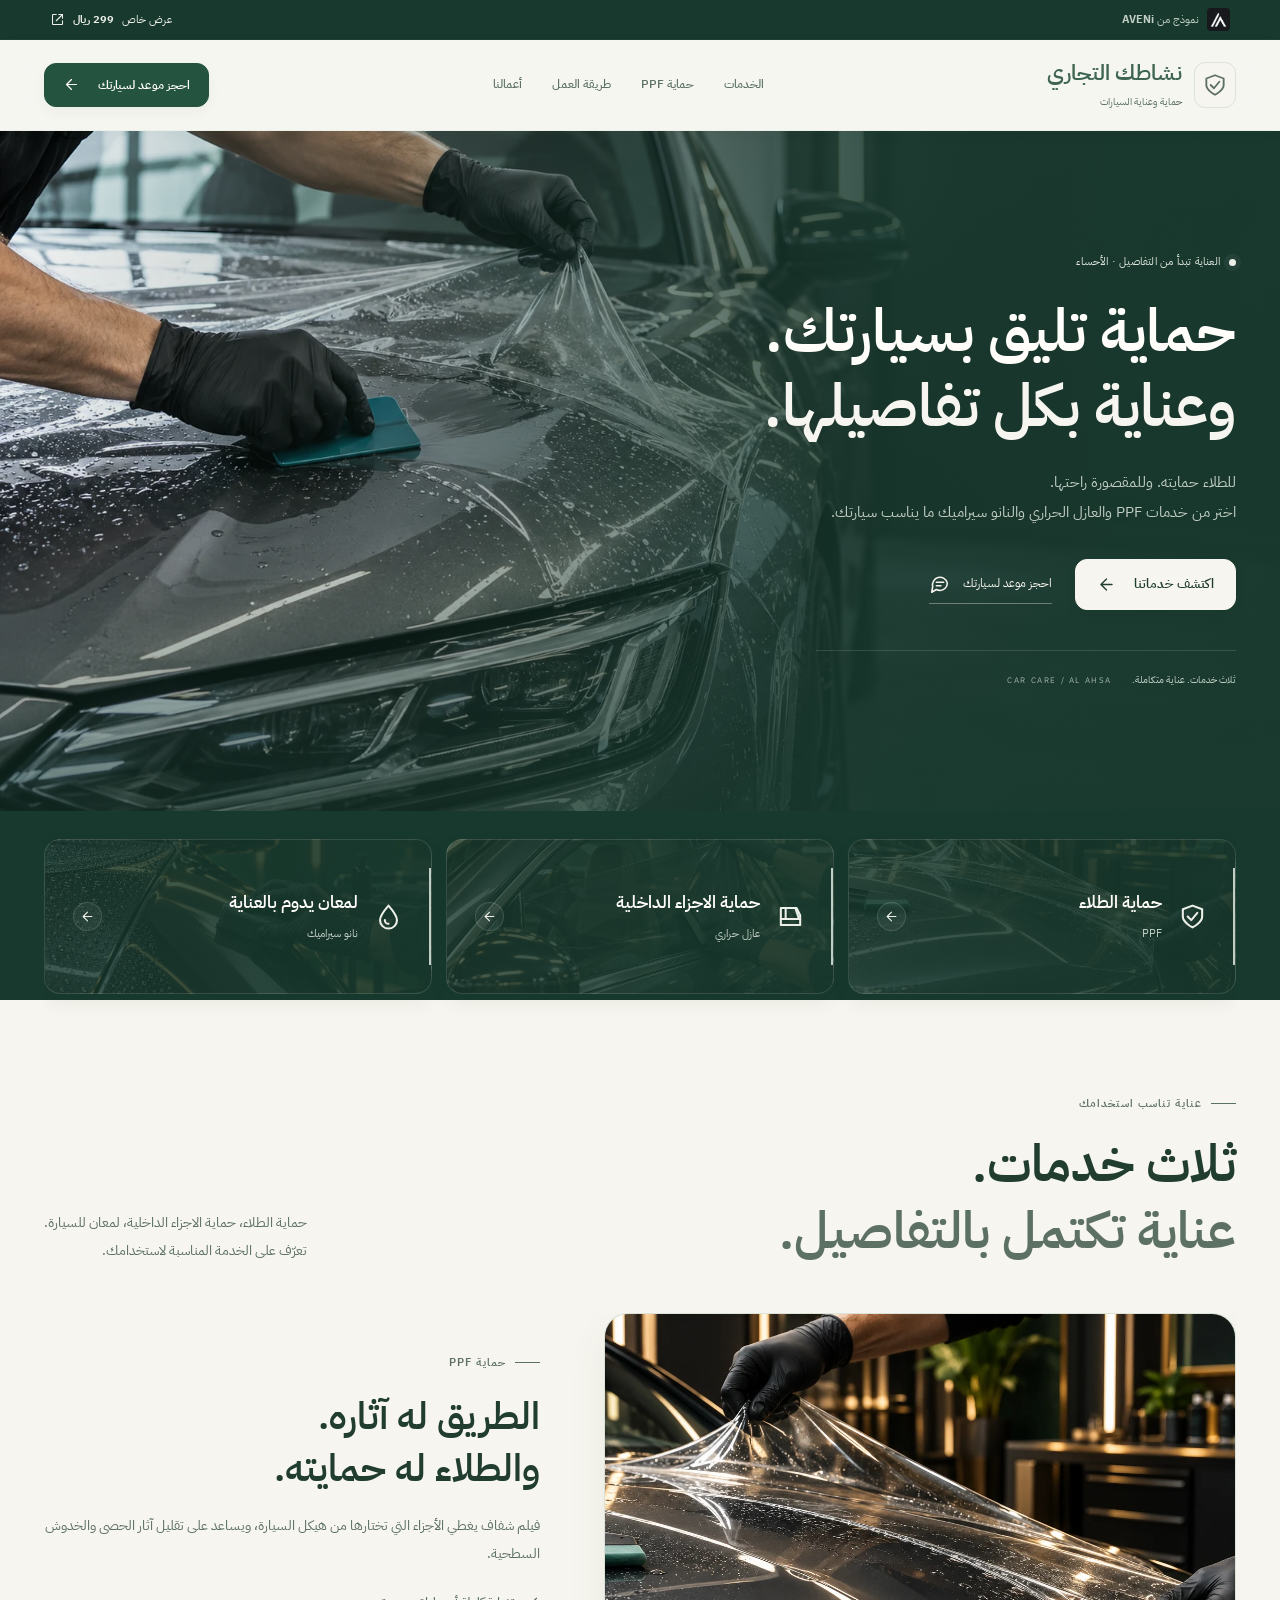
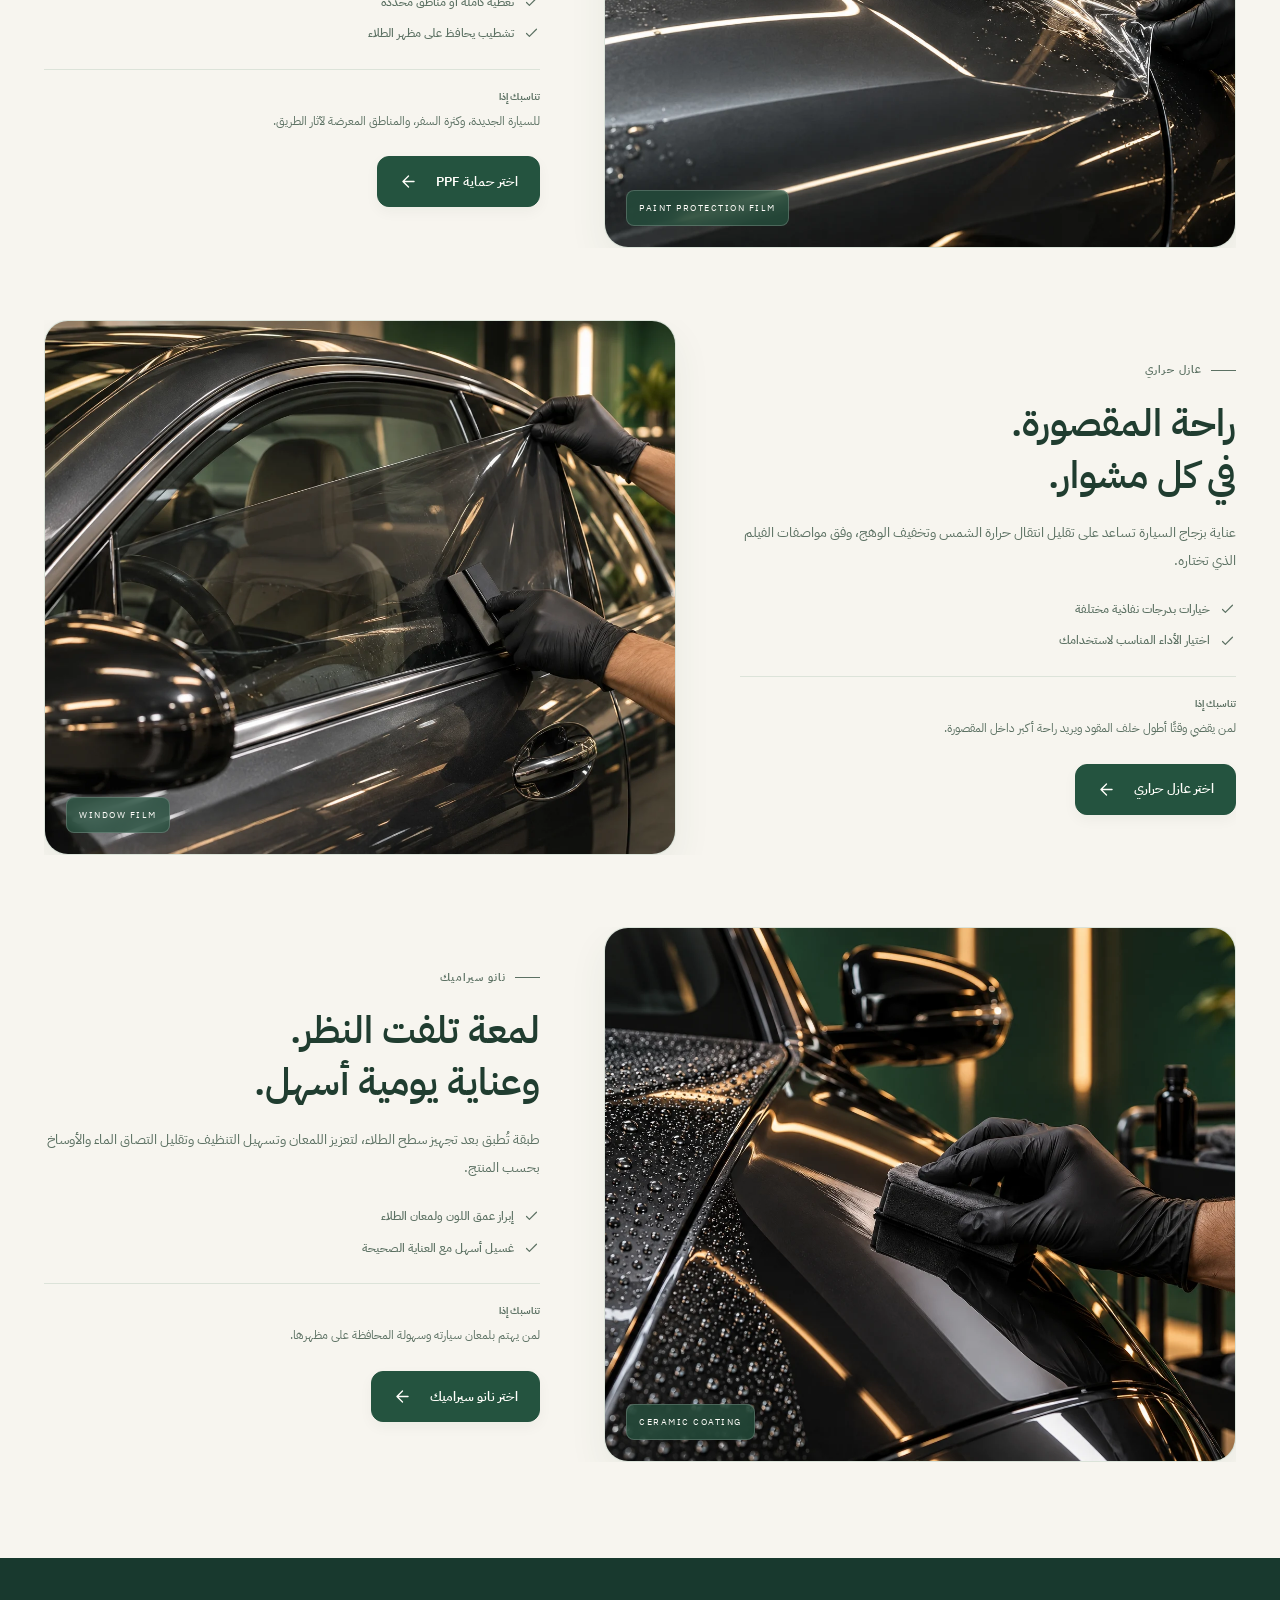
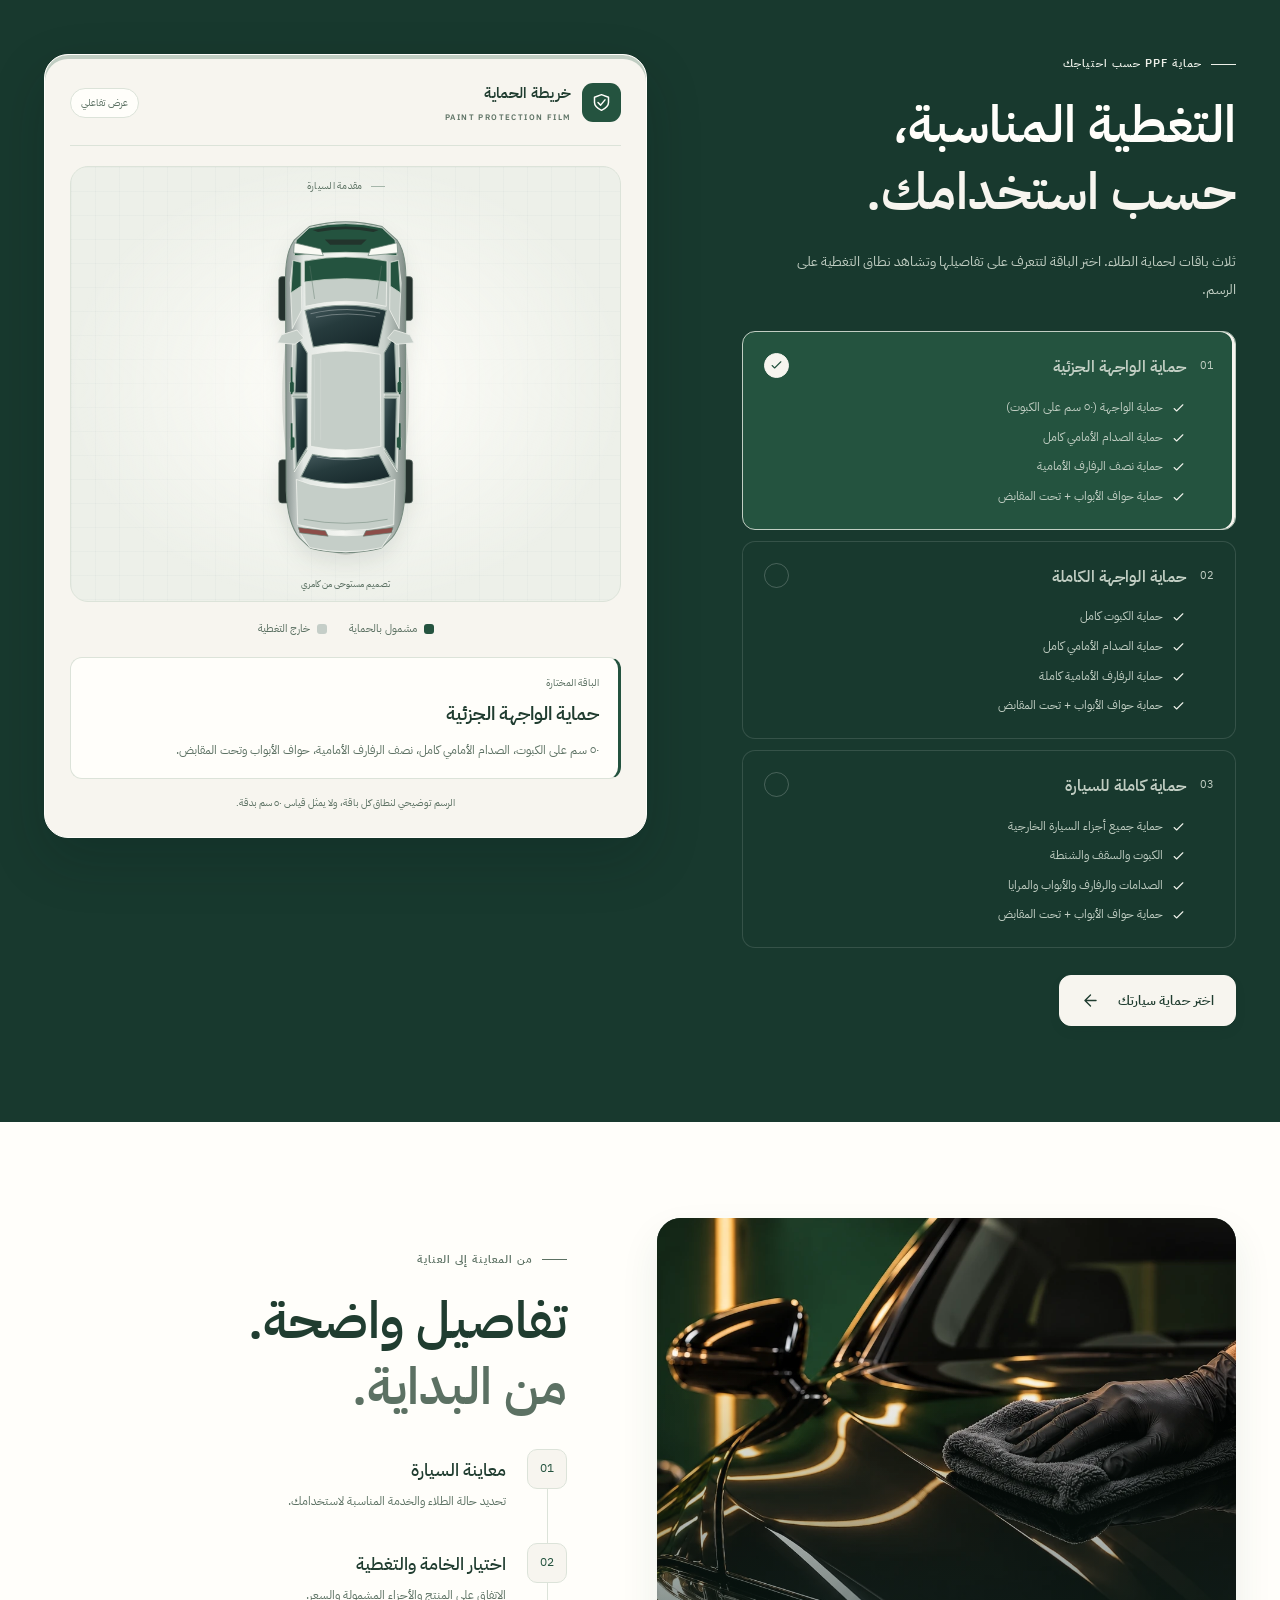
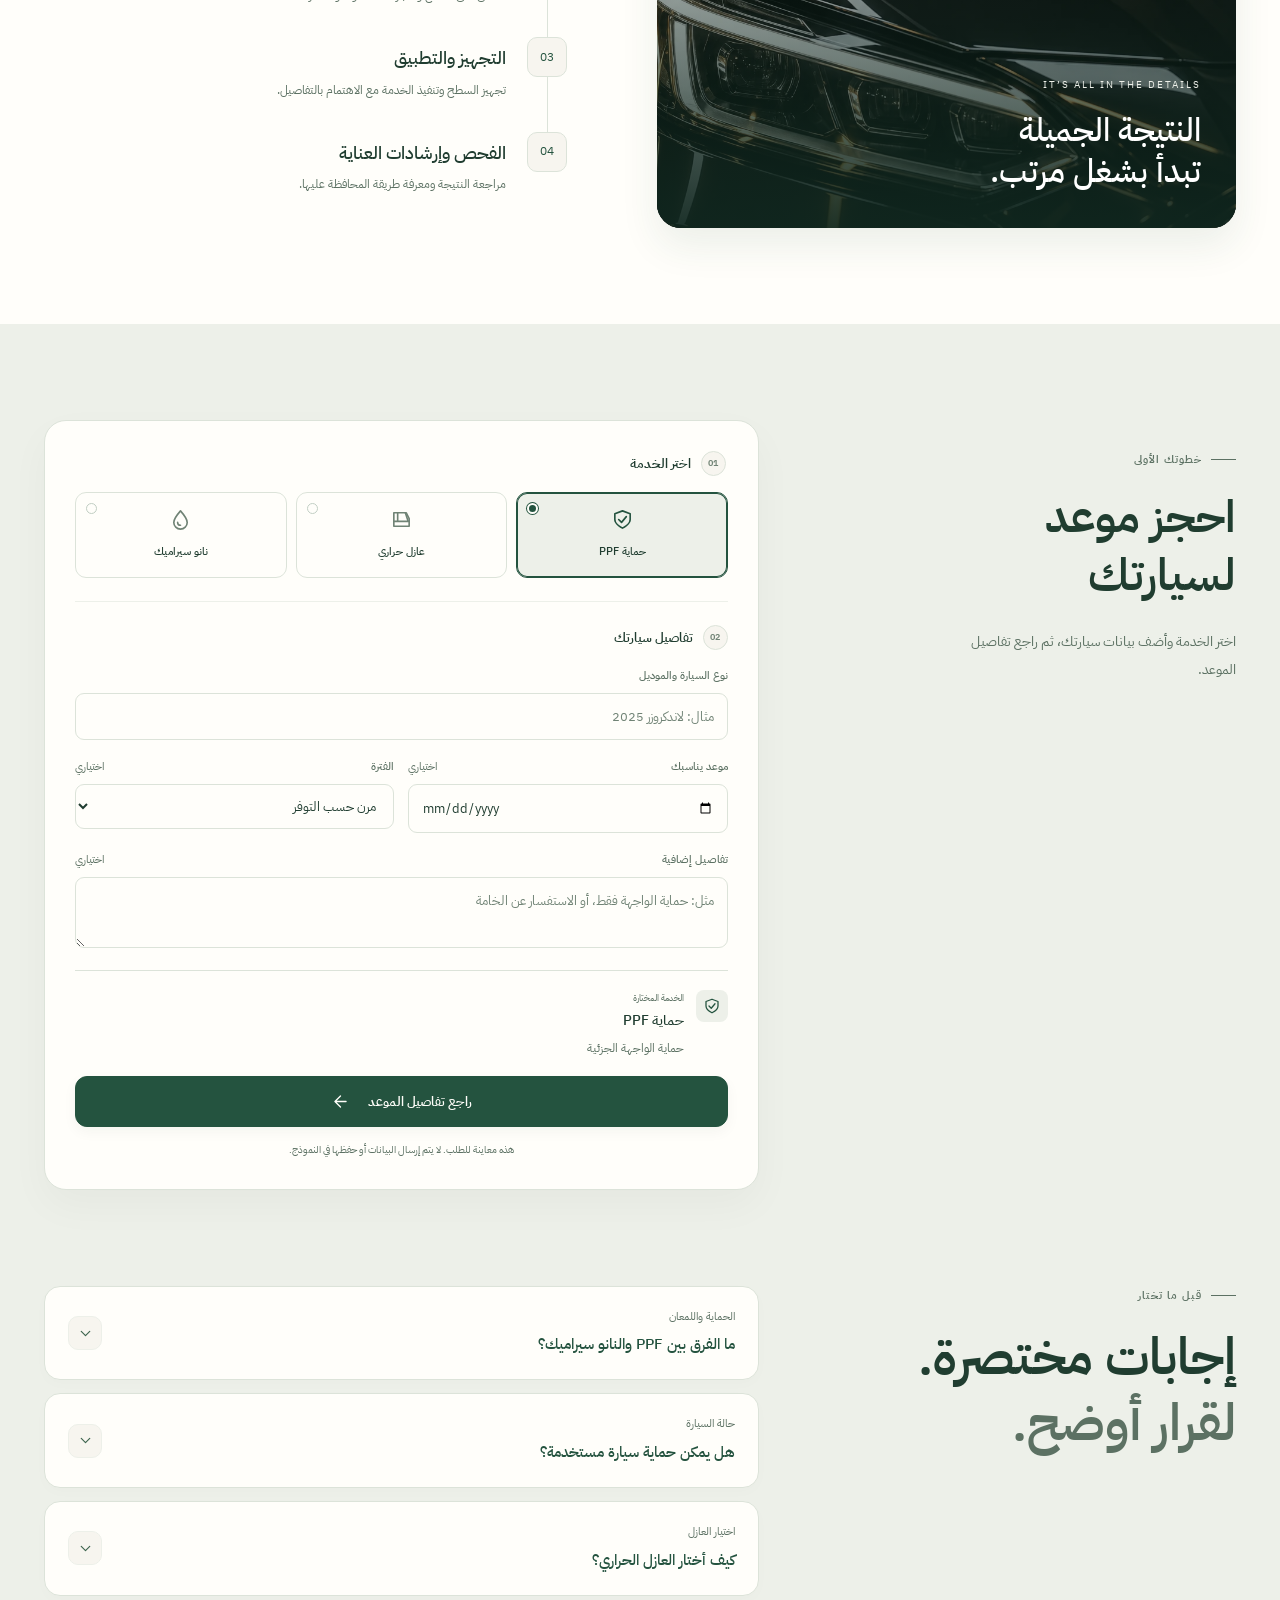
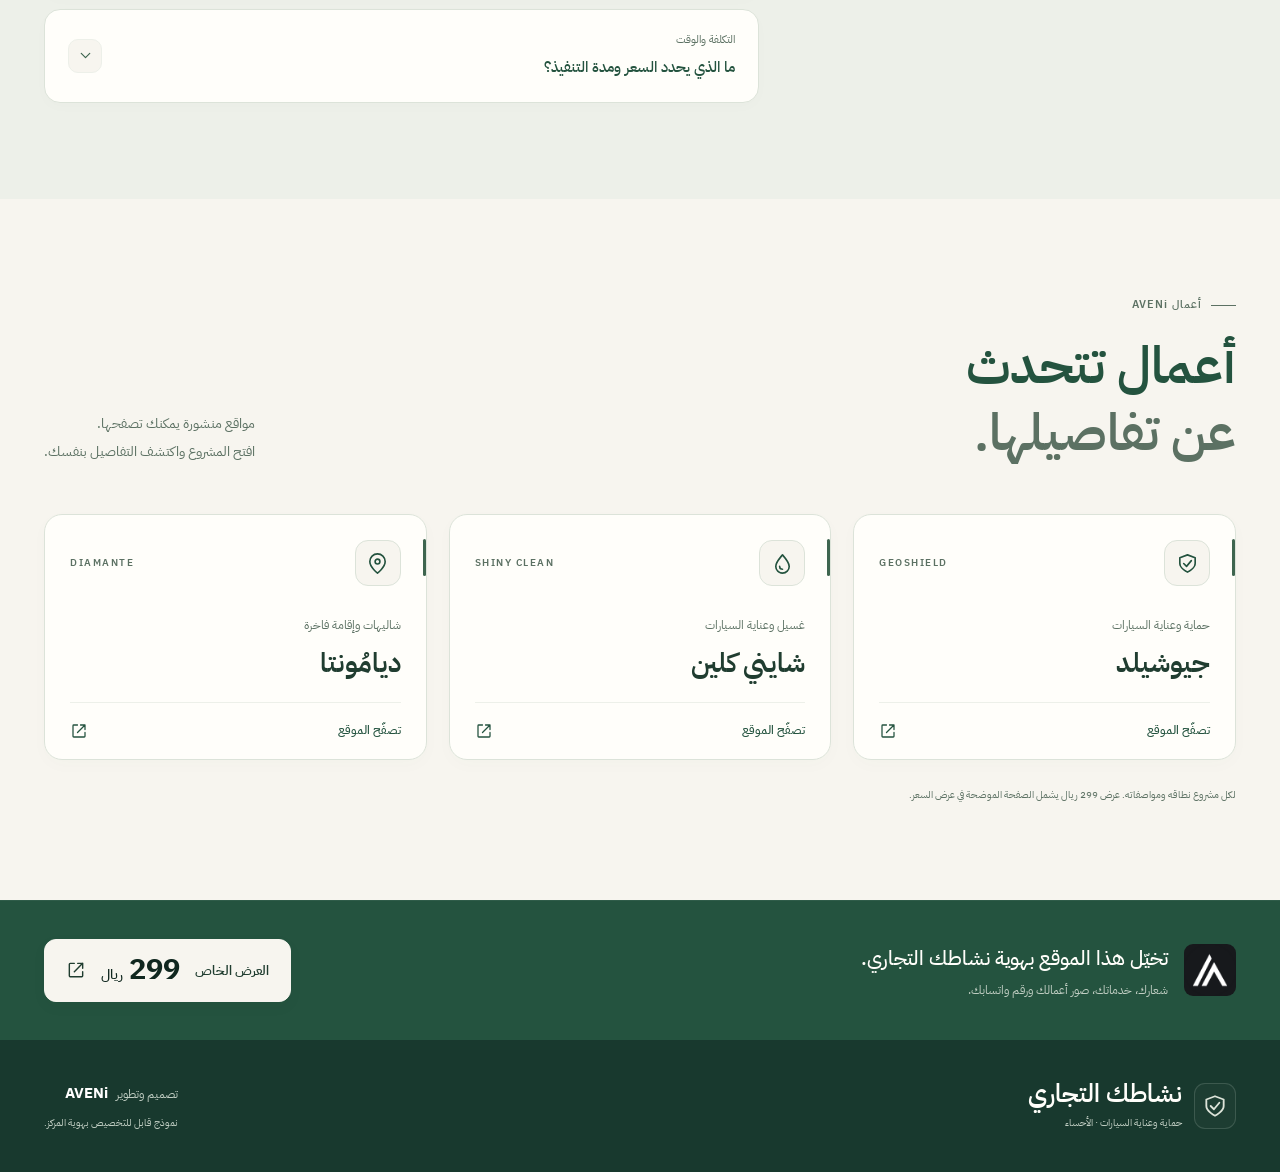
<file: index.html>
<!doctype html><html lang="ar" dir="rtl"><head><meta charset="utf-8"><meta name="viewport" content="width=device-width,initial-scale=1,viewport-fit=cover"><meta name="theme-color" content="#24533f"><meta name="robots" content="noindex,nofollow"><meta name="description" content="حماية PPF والعازل الحراري والنانو سيراميك. نموذج من AVENi لمراكز العناية بالسيارات في الأحساء."><title>نشاطك التجاري | حماية سيارتك، على أصولها</title><link rel="icon" href="assets/aveni-logo.png"><link rel="preconnect" href="https://fonts.googleapis.com"><link rel="preconnect" href="https://fonts.gstatic.com" crossorigin><link href="https://fonts.googleapis.com/css2?family=IBM+Plex+Sans+Arabic:wght@400;500;600;700&display=swap" rel="stylesheet"><link rel="stylesheet" href="assets/studio.css?v=29"><link rel="canonical" href="https://aveni-cmd.github.io/aveni-carcare/"><meta property="og:type" content="website"><meta property="og:locale" content="ar_SA"><meta property="og:site_name" content="AVENi"><meta property="og:title" content="AVENi | موقع يليق بنشاطك — عرض خاص 299 ريال"><meta property="og:description" content="تصفح نموذج الموقع. تخصيص باسم نشاطك وشعارك وخدماتك، مع وسيلة واضحة لطلبات العملاء عبر واتساب."><meta property="og:url" content="https://aveni-cmd.github.io/aveni-carcare/"><meta property="og:image" content="https://aveni-cmd.github.io/aveni-carcare/assets/aveni-share-v1.jpg"><meta property="og:image:type" content="image/jpeg"><meta property="og:image:width" content="1200"><meta property="og:image:height" content="628"><meta property="og:image:alt" content="موقع يليق بنشاطك من AVENi، عرض على كمبيوتر وجوال بسعر 299 ريال"><meta name="twitter:card" content="summary_large_image"><meta name="twitter:title" content="AVENi | موقع يليق بنشاطك"><meta name="twitter:image" content="https://aveni-cmd.github.io/aveni-carcare/assets/aveni-share-v1.jpg"></head><body><svg class="icon-sprite" aria-hidden="true" xmlns="http://www.w3.org/2000/svg"><defs><symbol id="icon-arrow" viewBox="0 0 24 24" fill="none" stroke="currentColor" stroke-width="1.7" stroke-linecap="round" stroke-linejoin="round"><path d="M19 12H5m7-7-7 7 7 7"/></symbol><symbol id="icon-external" viewBox="0 0 24 24" fill="none" stroke="currentColor" stroke-width="1.7" stroke-linecap="round" stroke-linejoin="round"><path d="M14 4h6v6m0-6L10 14"/><path d="M20 14v5a1 1 0 0 1-1 1H5a1 1 0 0 1-1-1V5a1 1 0 0 1 1-1h5"/></symbol><symbol id="icon-check" viewBox="0 0 24 24" fill="none" stroke="currentColor" stroke-width="1.7" stroke-linecap="round" stroke-linejoin="round"><path d="m5 12 4 4L19 6"/></symbol><symbol id="icon-shield" viewBox="0 0 24 24" fill="none" stroke="currentColor" stroke-width="1.7" stroke-linecap="round" stroke-linejoin="round"><path d="m12 3 8 3v6c0 5-8 9-8 9s-8-4-8-9V6l8-3Z"/><path d="m8 12 3 3 5-6"/></symbol><symbol id="icon-window" viewBox="0 0 24 24" fill="none" stroke="currentColor" stroke-width="1.7" stroke-linecap="round" stroke-linejoin="round"><path d="M4 5h13l3 6v8H4V5Z"/><path d="M4 14h16M8 5v9m8-9 3 9"/></symbol><symbol id="icon-drop" viewBox="0 0 24 24" fill="none" stroke="currentColor" stroke-width="1.7" stroke-linecap="round" stroke-linejoin="round"><path d="M12 3S5 11 5 15a7 7 0 0 0 14 0c0-4-7-12-7-12Z"/><path d="M9 15a3 3 0 0 0 3 3"/></symbol><symbol id="icon-pin" viewBox="0 0 24 24" fill="none" stroke="currentColor" stroke-width="1.7" stroke-linecap="round" stroke-linejoin="round"><path d="M20 10c0 6-8 12-8 12S4 16 4 10a8 8 0 1 1 16 0Z"/><circle cx="12" cy="10" r="2.5"/></symbol><symbol id="icon-close" viewBox="0 0 24 24" fill="none" stroke="currentColor" stroke-width="1.7" stroke-linecap="round" stroke-linejoin="round"><path d="m6 6 12 12M18 6 6 18"/></symbol><symbol id="icon-menu" viewBox="0 0 24 24" fill="none" stroke="currentColor" stroke-width="1.7" stroke-linecap="round" stroke-linejoin="round"><path d="M4 6h16M4 12h16M4 18h16"/></symbol><symbol id="icon-chat" viewBox="0 0 24 24" fill="none" stroke="currentColor" stroke-width="1.7" stroke-linecap="round" stroke-linejoin="round"><path d="M20 11a8 8 0 0 1-8 8 9 9 0 0 1-4-1l-5 3 1-6a8 8 0 1 1 16-4Z"/><path d="M8 10h8m-8 4h5"/></symbol><symbol id="icon-car" viewBox="0 0 24 24" fill="none" stroke="currentColor" stroke-width="1.7" stroke-linecap="round" stroke-linejoin="round"><path d="m4 10 2-6h12l2 6M3 10h18v8H3zM5 18v2m14-2v2M6 14h2m8 0h2"/></symbol><symbol id="icon-chevron" viewBox="0 0 24 24" fill="none" stroke="currentColor" stroke-width="1.7" stroke-linecap="round" stroke-linejoin="round"><path d="m6 9 6 6 6-6"/></symbol></defs></svg>
<a class="skip" href="#main">انتقل للمحتوى</a>
<div class="demo-bar"><a href="offer.html"><img src="assets/aveni-logo.png" width="23" height="23" alt="AVENi"><span>نموذج من <b dir="ltr">AVENi</b></span></a><a href="offer.html">عرض خاص <b>299 ريال</b> <svg class="icon" aria-hidden="true" focusable="false"><use href="#icon-external"></use></svg></a></div>
<header class="site-header"><div class="container nav"><a class="brand" href="#main"><span class="brand-symbol"><svg class="icon" aria-hidden="true" focusable="false"><use href="#icon-shield"></use></svg></span><span><b data-brand>نشاطك التجاري</b><small>حماية وعناية السيارات</small></span></a><nav id="navigation" aria-label="التنقل الرئيسي"><a href="#services">الخدمات</a><a href="#coverage">حماية PPF</a><a href="#process">طريقة العمل</a><a href="#portfolio">أعمالنا</a></nav><div class="nav-actions"><a href="#booking" class="btn compact">احجز موعد لسيارتك <svg class="icon" aria-hidden="true" focusable="false"><use href="#icon-arrow"></use></svg></a><button class="menu" aria-expanded="false" aria-controls="navigation" aria-label="فتح القائمة"><svg class="icon" aria-hidden="true" focusable="false"><use href="#icon-menu"></use></svg></button></div></div></header>
<main id="main" tabindex="-1">
<section class="hero"><img src="assets/hero-v7.webp" width="1672" height="941" fetchpriority="high" alt="تركيب فيلم حماية PPF على مقدمة سيارة" class="hero-image"><div class="container hero-layout"><div class="hero-content"><p class="hero-kicker"><span></span> العناية تبدأ من التفاصيل · الأحساء</p><h1>حماية تليق بسيارتك.<br><span>وعناية بكل تفاصيلها.</span></h1><p>للطلاء حمايته. وللمقصورة راحتها.<br>اختر من خدمات PPF والعازل الحراري والنانو سيراميك ما يناسب سيارتك.</p><div class="hero-actions"><a class="btn" href="#services">اكتشف خدماتنا <svg class="icon" aria-hidden="true" focusable="false"><use href="#icon-arrow"></use></svg></a><a class="hero-text-link" href="#booking">احجز موعد لسيارتك <svg class="icon" aria-hidden="true" focusable="false"><use href="#icon-chat"></use></svg></a></div><div class="hero-bottom"><span>ثلاث خدمات. عناية متكاملة.</span><span dir="ltr">CAR CARE / AL AHSA</span></div></div></div></section>
<div class="service-dock container"><a href="#panel-ppf"><svg class="icon" aria-hidden="true" focusable="false"><use href="#icon-shield"></use></svg><span><b>حماية الطلاء</b><small>PPF</small></span><svg class="icon" aria-hidden="true" focusable="false"><use href="#icon-arrow"></use></svg></a><a href="#panel-tint"><svg class="icon" aria-hidden="true" focusable="false"><use href="#icon-window"></use></svg><span><b>حماية الاجزاء الداخلية</b><small>عازل حراري</small></span><svg class="icon" aria-hidden="true" focusable="false"><use href="#icon-arrow"></use></svg></a><a href="#panel-ceramic"><svg class="icon" aria-hidden="true" focusable="false"><use href="#icon-drop"></use></svg><span><b>لمعان يدوم بالعناية</b><small>نانو سيراميك</small></span><svg class="icon" aria-hidden="true" focusable="false"><use href="#icon-arrow"></use></svg></a></div>
<section class="services section" id="services"><div class="container"><div class="section-heading"><div><p class="label">عناية تناسب استخدامك</p><h2>ثلاث خدمات.<br><span>عناية تكتمل بالتفاصيل.</span></h2></div><p>حماية الطلاء، حماية الاجزاء الداخلية، لمعان للسيارة.<br>تعرّف على الخدمة المناسبة لاستخدامك.</p></div><div class="service-stage"><article class="service-panel" id="panel-ppf"><div class="service-photo"><img src="assets/ppf-v4.webp" width="1536" height="1024" alt="تركيب فيلم حماية شفاف على هيكل السيارة" loading="lazy"><span class="photo-label" dir="ltr">PAINT PROTECTION FILM</span></div><div class="service-info"><p class="label">حماية PPF</p><h3>الطريق له آثاره.<br>والطلاء له حمايته.</h3><p class="description">فيلم شفاف يغطي الأجزاء التي تختارها من هيكل السيارة، ويساعد على تقليل آثار الحصى والخدوش السطحية.</p><ul class="benefits"><li><svg class="icon" aria-hidden="true" focusable="false"><use href="#icon-check"></use></svg>تغطية كاملة أو مناطق محددة</li><li><svg class="icon" aria-hidden="true" focusable="false"><use href="#icon-check"></use></svg>تشطيب يحافظ على مظهر الطلاء</li></ul><div class="for-you"><span>تناسبك إذا</span><p>للسيارة الجديدة، وكثرة السفر، والمناطق المعرضة لآثار الطريق.</p></div><a href="#booking" class="btn dark" data-service="ppf">اختر حماية PPF <svg class="icon" aria-hidden="true" focusable="false"><use href="#icon-arrow"></use></svg></a></div></article><article class="service-panel" id="panel-tint"><div class="service-photo"><img src="assets/tint-v4.webp" width="1536" height="1024" alt="تركيب العازل الحراري على نافذة السيارة" loading="lazy"><span class="photo-label" dir="ltr">WINDOW FILM</span></div><div class="service-info"><p class="label">عازل حراري</p><h3>راحة المقصورة.<br>في كل مشوار.</h3><p class="description">عناية بزجاج السيارة تساعد على تقليل انتقال حرارة الشمس وتخفيف الوهج، وفق مواصفات الفيلم الذي تختاره.</p><ul class="benefits"><li><svg class="icon" aria-hidden="true" focusable="false"><use href="#icon-check"></use></svg>خيارات بدرجات نفاذية مختلفة</li><li><svg class="icon" aria-hidden="true" focusable="false"><use href="#icon-check"></use></svg>اختيار الأداء المناسب لاستخدامك</li></ul><div class="for-you"><span>تناسبك إذا</span><p>لمن يقضي وقتًا أطول خلف المقود ويريد راحة أكبر داخل المقصورة.</p></div><a href="#booking" class="btn dark" data-service="tint">اختر عازل حراري <svg class="icon" aria-hidden="true" focusable="false"><use href="#icon-arrow"></use></svg></a></div></article><article class="service-panel" id="panel-ceramic"><div class="service-photo"><img src="assets/ceramic-v4.webp" width="1536" height="1024" alt="تطبيق النانو سيراميك على طلاء السيارة" loading="lazy"><span class="photo-label" dir="ltr">CERAMIC COATING</span></div><div class="service-info"><p class="label">نانو سيراميك</p><h3>لمعة تلفت النظر.<br>وعناية يومية أسهل.</h3><p class="description">طبقة تُطبق بعد تجهيز سطح الطلاء، لتعزيز اللمعان وتسهيل التنظيف وتقليل التصاق الماء والأوساخ بحسب المنتج.</p><ul class="benefits"><li><svg class="icon" aria-hidden="true" focusable="false"><use href="#icon-check"></use></svg>إبراز عمق اللون ولمعان الطلاء</li><li><svg class="icon" aria-hidden="true" focusable="false"><use href="#icon-check"></use></svg>غسيل أسهل مع العناية الصحيحة</li></ul><div class="for-you"><span>تناسبك إذا</span><p>لمن يهتم بلمعان سيارته وسهولة المحافظة على مظهرها.</p></div><a href="#booking" class="btn dark" data-service="ceramic">اختر نانو سيراميك <svg class="icon" aria-hidden="true" focusable="false"><use href="#icon-arrow"></use></svg></a></div></article></div></div></section>
<section class="coverage section" id="coverage"><div class="container coverage-layout"><div><p class="label">حماية PPF حسب احتياجك</p><h2>التغطية المناسبة،<br><span>حسب استخدامك.</span></h2><p class="section-intro">ثلاث باقات لحماية الطلاء. اختر الباقة لتتعرف على تفاصيلها وتشاهد نطاق التغطية على الرسم.</p><div class="coverage-options" role="group" aria-label="باقات حماية الطلاء"><button type="button" data-coverage="partial" aria-pressed="true"><span class="package-number">01</span><span class="package-content"><b>حماية الواجهة الجزئية</b><span class="package-includes"><span><svg class="icon" aria-hidden="true"><use href="#icon-check"></use></svg>حماية الواجهة (٥٠ سم على الكبوت)</span><span><svg class="icon" aria-hidden="true"><use href="#icon-check"></use></svg>حماية الصدام الأمامي كامل</span><span><svg class="icon" aria-hidden="true"><use href="#icon-check"></use></svg>حماية نصف الرفارف الأمامية</span><span><svg class="icon" aria-hidden="true"><use href="#icon-check"></use></svg>حماية حواف الأبواب + تحت المقابض</span></span></span><span class="package-choice" aria-hidden="true"><svg class="icon" aria-hidden="true"><use href="#icon-check"></use></svg></span></button><button type="button" data-coverage="front" aria-pressed="false"><span class="package-number">02</span><span class="package-content"><b>حماية الواجهة الكاملة</b><span class="package-includes"><span><svg class="icon" aria-hidden="true"><use href="#icon-check"></use></svg>حماية الكبوت كامل</span><span><svg class="icon" aria-hidden="true"><use href="#icon-check"></use></svg>حماية الصدام الأمامي كامل</span><span><svg class="icon" aria-hidden="true"><use href="#icon-check"></use></svg>حماية الرفارف الأمامية كاملة</span><span><svg class="icon" aria-hidden="true"><use href="#icon-check"></use></svg>حماية حواف الأبواب + تحت المقابض</span></span></span><span class="package-choice" aria-hidden="true"><svg class="icon" aria-hidden="true"><use href="#icon-check"></use></svg></span></button><button type="button" data-coverage="full" aria-pressed="false"><span class="package-number">03</span><span class="package-content"><b>حماية كاملة للسيارة</b><span class="package-includes"><span><svg class="icon" aria-hidden="true"><use href="#icon-check"></use></svg>حماية جميع أجزاء السيارة الخارجية</span><span><svg class="icon" aria-hidden="true"><use href="#icon-check"></use></svg>الكبوت والسقف والشنطة</span><span><svg class="icon" aria-hidden="true"><use href="#icon-check"></use></svg>الصدامات والرفارف والأبواب والمرايا</span><span><svg class="icon" aria-hidden="true"><use href="#icon-check"></use></svg>حماية حواف الأبواب + تحت المقابض</span></span></span><span class="package-choice" aria-hidden="true"><svg class="icon" aria-hidden="true"><use href="#icon-check"></use></svg></span></button></div><a href="#booking" class="btn" data-service="ppf">اختر حماية سيارتك <svg class="icon" aria-hidden="true" focusable="false"><use href="#icon-arrow"></use></svg></a></div><div class="coverage-display"><div class="display-top"><span class="coverage-view-title"><svg class="icon" aria-hidden="true"><use href="#icon-shield"></use></svg><span>خريطة الحماية<small dir="ltr">PAINT PROTECTION FILM</small></span></span><span class="coverage-view-badge">عرض تفاعلي</span></div><div class="coverage-canvas"><span class="car-direction">مقدمة السيارة</span><span class="sedan-caption">تصميم مستوحى من كامري</span><svg id="coverageCar" data-mode="partial" class="car-diagram sedan-diagram" viewBox="0 0 280 540" role="img" aria-labelledby="diagramTitle"><title id="diagramTitle">رسم علوي مستوحى من تويوتا كامري يوضح باقات حماية السيارة</title><defs><linearGradient id="sedanMetal" x1="0" x2="1"><stop stop-color="#87928f"/><stop offset=".15" stop-color="#e2e7e3"/><stop offset=".48" stop-color="#f5f6f2"/><stop offset=".82" stop-color="#c9d1cc"/><stop offset="1" stop-color="#7e8b85"/></linearGradient><linearGradient id="sedanGlass" x1="0" y1="0" x2=".8" y2="1"><stop stop-color="#455a5d"/><stop offset=".45" stop-color="#263b3d"/><stop offset="1" stop-color="#17282b"/></linearGradient></defs>
<ellipse cx="140" cy="279" rx="94" ry="236" fill="#10271f" opacity=".12"/>
<g class="sedan-wheels" fill="#24312d" stroke="#607068" stroke-width="1"><rect x="41" y="103" width="17" height="65" rx="5"/><rect x="222" y="103" width="17" height="65" rx="5"/><rect x="41" y="374" width="17" height="64" rx="5"/><rect x="222" y="374" width="17" height="64" rx="5"/></g>
<path class="sedan-shell" d="M86 29Q140 15 194 29L216 49Q228 65 229 100L228 420Q226 469 208 490L192 505Q140 518 88 505L72 490Q54 469 52 420L51 100Q52 65 64 49Z" fill="url(#sedanMetal)" stroke="#788c81" stroke-width="1.5"/>
<path class="paint-zone zone-bumper" d="M86 31Q140 18 194 31L213 49 216 72Q140 62 64 72L67 49Z"/>
<path class="paint-zone zone-hood" d="M79 80Q140 68 201 80L200 147Q140 132 80 147Z"/>
<path class="paint-zone zone-fender" d="m62 79 12 3 1 70-14 28-3-68Z"/><path class="paint-zone zone-fender" d="m218 79-12 3-1 70 14 28 3-68Z"/>
<path class="paint-zone zone-partial" d="M79 80Q140 68 201 80L201 111Q140 101 79 111Z"/><path class="paint-zone zone-partial" d="m62 79 12 3v35l-15 10Z"/><path class="paint-zone zone-partial" d="m218 79-12 3v35l15 10Z"/>
<path class="paint-zone zone-all" d="M62 188 83 214v147l-19 31-4-133Z"/><path class="paint-zone zone-all" d="m218 188-21 26v147l19 31 4-133Z"/>
<path class="paint-zone zone-all" d="M89 218Q140 208 191 218L192 354Q140 365 88 354Z"/>
<path class="paint-zone zone-all" d="M67 403 87 410q53 12 106 0l20-7-2 67q-71 18-142 0Z"/>
<path class="paint-zone zone-all" d="M70 478q70 17 140 0l-17 26q-53 12-106 0Z"/>
<g class="sedan-glass" fill="url(#sedanGlass)" stroke="#8c9e96" stroke-width="1.5"><path d="M80 153Q140 138 200 153L188 207Q140 196 92 207Z"/><path d="m68 191 15 25v59H65Z"/><path d="m212 191-15 25v59h18Z"/><path d="M65 283h18v72l-16 27Z"/><path d="M215 283h-18v72l16 27Z"/><path d="M91 366q49 11 98 0l17 33q-66 20-132 0Z"/></g>
<g fill="none" stroke="#ffffff" stroke-opacity=".3" stroke-width="1.5"><path d="M88 158q52-12 103-1M96 163q45-9 88-1M97 370q42 8 85 0"/><path d="M94 224v121M103 224v121" stroke-opacity=".13"/></g>
<path class="paint-zone zone-all" d="m68 182-23 7-6 12 26 2 13-9Z"/><path class="paint-zone zone-all" d="m212 182 23 7 6 12-26 2-13-9Z"/>
<g class="sedan-panel-lines" fill="none" stroke="#61796b" stroke-width="1" opacity=".65"><path d="M87 87 94 136M193 87l-7 49M61 280h22m114 0h22M63 391l20-31m134 31-20-31M78 462q62 12 124 0"/></g>
<g class="sedan-lamps" stroke="#688276" stroke-width="1"><path d="m64 53 39 9 4 10-44-4Z" fill="#f9faf4"/><path d="m216 53-39 9-4 10 44-4Z" fill="#f9faf4"/><path d="m70 474 40 5 4 8-42-5Z" fill="#8c4d48"/><path d="m210 474-40 5-4 8 42-5Z" fill="#8c4d48"/></g>
<g class="sedan-grille" fill="#22342c"><path d="m109 48 62 0-8 8h-46Z"/><path d="M91 34q49-10 98 0l-8 3q-41-8-82 0Z"/></g>
<g class="sedan-handle-detail"><rect class="paint-zone zone-handles" x="57" y="258" width="7" height="17" rx="3"/><rect class="paint-zone zone-handles" x="216" y="258" width="7" height="17" rx="3"/><rect class="paint-zone zone-handles" x="58" y="340" width="7" height="17" rx="3"/><rect class="paint-zone zone-handles" x="215" y="340" width="7" height="17" rx="3"/></g>
<path class="door-edge" d="M60 237v40m0 43v39m160-122v40m0 43v39" fill="none" stroke-width="2.5"/>
</svg></div><div class="coverage-legend"><span><i class="legend-covered"></i>مشمول بالحماية</span><span><i class="legend-uncovered"></i>خارج التغطية</span></div><div class="coverage-caption" aria-live="polite"><span class="coverage-caption-label">الباقة المختارة</span><b id="coverageTitle">حماية الواجهة الجزئية</b><p id="coverageText">٥٠ سم على الكبوت، الصدام الأمامي كامل، نصف الرفارف الأمامية، حواف الأبواب وتحت المقابض.</p></div><small>الرسم توضيحي لنطاق كل باقة، ولا يمثل قياس ٥٠ سم بدقة.</small></div></div></section>
<section class="process section" id="process"><div class="container process-layout"><div class="process-visual"><img src="assets/final-detail-v23.webp" alt="اللمسات النهائية للعناية بطلاء سيارة سوداء" width="1536" height="1024" loading="lazy"><div><span dir="ltr">IT’S ALL IN THE DETAILS</span><p>النتيجة الجميلة<br>تبدأ بشغل مرتب.</p></div></div><div class="process-content"><p class="label">من المعاينة إلى العناية</p><h2>تفاصيل واضحة.<br><span>من البداية.</span></h2><div class="timeline"><article><span>01</span><div><h3>معاينة السيارة</h3><p>تحديد حالة الطلاء والخدمة المناسبة لاستخدامك.</p></div></article><article><span>02</span><div><h3>اختيار الخامة والتغطية</h3><p>الاتفاق على المنتج والأجزاء المشمولة والسعر.</p></div></article><article><span>03</span><div><h3>التجهيز والتطبيق</h3><p>تجهيز السطح وتنفيذ الخدمة مع الاهتمام بالتفاصيل.</p></div></article><article><span>04</span><div><h3>الفحص وإرشادات العناية</h3><p>مراجعة النتيجة ومعرفة طريقة المحافظة عليها.</p></div></article></div></div></div></section>
<section id="booking" class="booking section"><div class="container"><div class="booking-heading"><p class="label">خطوتك الأولى</p><h2>احجز موعد لسيارتك</h2><p>اختر الخدمة وأضف بيانات سيارتك، ثم راجع تفاصيل الموعد.</p></div><noscript><p class="demo-note">فعّل JavaScript لتجربة اختيار الخدمات ومعاينة طلب الموعد.</p></noscript><form id="bookingForm"><fieldset class="booking-services"><legend><span>01</span> اختر الخدمة</legend><div class="booking-choices"><label class="service-choice"><input type="radio" name="service" value="ppf" checked><span><svg class="icon" aria-hidden="true" focusable="false"><use href="#icon-shield"></use></svg><b>حماية PPF</b><i aria-hidden="true"></i></span></label><label class="service-choice"><input type="radio" name="service" value="tint" ><span><svg class="icon" aria-hidden="true" focusable="false"><use href="#icon-window"></use></svg><b>عازل حراري</b><i aria-hidden="true"></i></span></label><label class="service-choice"><input type="radio" name="service" value="ceramic" ><span><svg class="icon" aria-hidden="true" focusable="false"><use href="#icon-drop"></use></svg><b>نانو سيراميك</b><i aria-hidden="true"></i></span></label></div></fieldset><div class="booking-lower"><div class="booking-fields"><p class="field-section"><span>02</span> تفاصيل سيارتك</p><label for="vehicle">نوع السيارة والموديل</label><input id="vehicle" name="vehicle" maxlength="80" placeholder="مثال: لاندكروزر 2025" required autocomplete="off"><div class="field-row"><div><label for="date">موعد يناسبك <small>اختياري</small></label><input id="date" name="date" type="date"></div><div><label for="time">الفترة <small>اختياري</small></label><select id="time" name="time"><option value="">مرن حسب التوفر</option><option>صباحًا</option><option>عصرًا</option><option>مساءً</option></select></div></div><label for="priority">تفاصيل إضافية <small>اختياري</small></label><textarea id="priority" name="priority" maxlength="300" rows="2" placeholder="مثل: حماية الواجهة فقط، أو الاستفسار عن الخامة"></textarea></div><aside class="request-summary"><p class="label">طلبك باختصار</p><div class="summary-service" aria-live="polite" aria-atomic="true"><span id="selectedIcon"><svg class="icon" aria-hidden="true" focusable="false"><use href="#icon-shield"></use></svg></span><div><small>الخدمة المختارة</small><h3 id="selectedName">حماية PPF</h3><p id="selectedPackage" class="summary-package">حماية الواجهة الجزئية</p></div></div><p>الخطوة التالية: مراجعة تفاصيل طلبك، ثم الاتفاق مع المركز على السعر والتوفر.</p><button type="submit" class="btn full">راجع تفاصيل الموعد <svg class="icon" aria-hidden="true" focusable="false"><use href="#icon-arrow"></use></svg></button><span class="demo-note">هذه معاينة للطلب. لا يتم إرسال البيانات أو حفظها في النموذج.</span></aside></div></form></div></section>
<section class="faq section"><div class="container faq-layout"><div><p class="label">قبل ما تختار</p><h2>إجابات مختصرة.<br><span>لقرار أوضح.</span></h2></div><div class="faq-list"><details><summary><span class="faq-question"><small>الحماية واللمعان</small><strong>ما الفرق بين PPF والنانو سيراميك؟</strong></span><span class="faq-toggle"><svg class="icon" aria-hidden="true" focusable="false"><use href="#icon-chevron"></use></svg></span></summary><p>PPF فيلم يساعد على تقليل آثار الحصى والخدوش السطحية على الأجزاء المغطاة. النانو سيراميك يركز على اللمعان وسهولة التنظيف، ولا يحل محل فيلم الحماية.</p></details><details><summary><span class="faq-question"><small>حالة السيارة</small><strong>هل يمكن حماية سيارة مستخدمة؟</strong></span><span class="faq-toggle"><svg class="icon" aria-hidden="true" focusable="false"><use href="#icon-chevron"></use></svg></span></summary><p>نعم، بعد معاينة حالة الطلاء. قد يحتاج السطح إلى تجهيز أو معالجة قبل التركيب؛ لذلك تُحدد الخطوات المناسبة بعد المعاينة.</p></details><details><summary><span class="faq-question"><small>اختيار العازل</small><strong>كيف أختار العازل الحراري؟</strong></span><span class="faq-toggle"><svg class="icon" aria-hidden="true" focusable="false"><use href="#icon-chevron"></use></svg></span></summary><p>راجع بيانات أداء الفيلم ونفاذية الضوء. درجة اللون وحدها لا تحدد العزل، ويُراجع مع المركز الخيار الملائم قبل التركيب.</p></details><details><summary><span class="faq-question"><small>التكلفة والوقت</small><strong>ما الذي يحدد السعر ومدة التنفيذ؟</strong></span><span class="faq-toggle"><svg class="icon" aria-hidden="true" focusable="false"><use href="#icon-chevron"></use></svg></span></summary><p>نوع السيارة وحالة الطلاء والخامة ونطاق التغطية. تُوضح هذه التفاصيل مع المركز قبل الاتفاق، ويُؤكد الموعد بعد مراجعة التوفر.</p></details></div></div></section>
<section id="portfolio" class="portfolio section"><div class="container"><div class="section-heading"><div><p class="label">أعمال AVENi</p><h2>أعمال تتحدث<br><span>عن تفاصيلها.</span></h2></div><p>مواقع منشورة يمكنك تصفحها.<br>افتح المشروع واكتشف التفاصيل بنفسك.</p></div><div class="project-grid"><a class="project project-text" href="https://aveni-cmd.github.io/geoshield/" target="_blank" rel="noopener noreferrer"><div class="project-top"><span class="project-emblem"><svg class="icon" aria-hidden="true" focusable="false"><use href="#icon-shield"></use></svg></span><span class="project-wordmark" dir="ltr">GEOSHIELD</span></div><div class="project-caption"><div><small>حماية وعناية السيارات</small><h3>جيوشيلد</h3></div><span>تصفّح الموقع <svg class="icon" aria-hidden="true" focusable="false"><use href="#icon-external"></use></svg></span></div></a><a class="project project-text" href="https://aveni-cmd.github.io/shiny-clean/" target="_blank" rel="noopener noreferrer"><div class="project-top"><span class="project-emblem"><svg class="icon" aria-hidden="true" focusable="false"><use href="#icon-drop"></use></svg></span><span class="project-wordmark" dir="ltr">SHINY CLEAN</span></div><div class="project-caption"><div><small>غسيل وعناية السيارات</small><h3>شايني كلين</h3></div><span>تصفّح الموقع <svg class="icon" aria-hidden="true" focusable="false"><use href="#icon-external"></use></svg></span></div></a><a class="project project-text" href="https://aveni-cmd.github.io/Diamante/" target="_blank" rel="noopener noreferrer"><div class="project-top"><span class="project-emblem"><svg class="icon" aria-hidden="true" focusable="false"><use href="#icon-pin"></use></svg></span><span class="project-wordmark" dir="ltr">DIAMANTE</span></div><div class="project-caption"><div><small>شاليهات وإقامة فاخرة</small><h3>ديامُونتا</h3></div><span>تصفّح الموقع <svg class="icon" aria-hidden="true" focusable="false"><use href="#icon-external"></use></svg></span></div></a></div><p class="footnote">لكل مشروع نطاقه ومواصفاته. عرض 299 ريال يشمل الصفحة الموضحة في عرض السعر.</p></div></section>
<section class="aveni-banner"><div class="container"><div class="aveni-sign"><img src="assets/aveni-logo.png" alt="AVENi" width="52" height="52"><div><p>تخيّل هذا الموقع بهوية نشاطك التجاري.</p><span>شعارك، خدماتك، صور أعمالك ورقم واتسابك.</span></div></div><a class="btn" href="offer.html"><span>العرض الخاص</span><span class="offer-button-price"><strong dir="ltr">299</strong><span>ريال</span></span> <svg class="icon" aria-hidden="true" focusable="false"><use href="#icon-external"></use></svg></a></div></section>
</main><footer><div class="container"><div class="brand"><span class="brand-symbol"><svg class="icon" aria-hidden="true" focusable="false"><use href="#icon-shield"></use></svg></span><span><b data-brand>نشاطك التجاري</b><small>حماية وعناية السيارات · الأحساء</small></span></div><p>تصميم وتطوير <a href="offer.html" dir="ltr">AVENi</a><small>نموذج قابل للتخصيص بهوية المركز.</small></p></div></footer>
<a class="mobile-cta" href="#booking"><span><svg class="icon" aria-hidden="true" focusable="false"><use href="#icon-car"></use></svg> عناية تناسب سيارتك</span><b>احجز موعد لسيارتك <svg class="icon" aria-hidden="true" focusable="false"><use href="#icon-arrow"></use></svg></b></a>
<dialog id="messageDialog" aria-labelledby="dialogTitle"><button type="button" class="dialog-close" aria-label="إغلاق"><svg class="icon" aria-hidden="true" focusable="false"><use href="#icon-close"></use></svg></button><p class="label">طلبك جاهز للمراجعة</p><h2 id="dialogTitle">كل التفاصيل،<br><span>في رسالة واحدة.</span></h2><p class="dialog-note">معاينة تجريبية. لم يُرسل طلبك إلى أي مركز.</p><pre id="messagePreview" tabindex="0" aria-label="تفاصيل طلب الموعد"></pre><button type="button" id="copyRequest" class="btn full">نسخ الطلب <svg class="icon" aria-hidden="true" focusable="false"><use href="#icon-check"></use></svg></button><p id="copyStatus" role="status"></p></dialog><script src="assets/studio.js?v=29" defer></script></body></html>
</file>
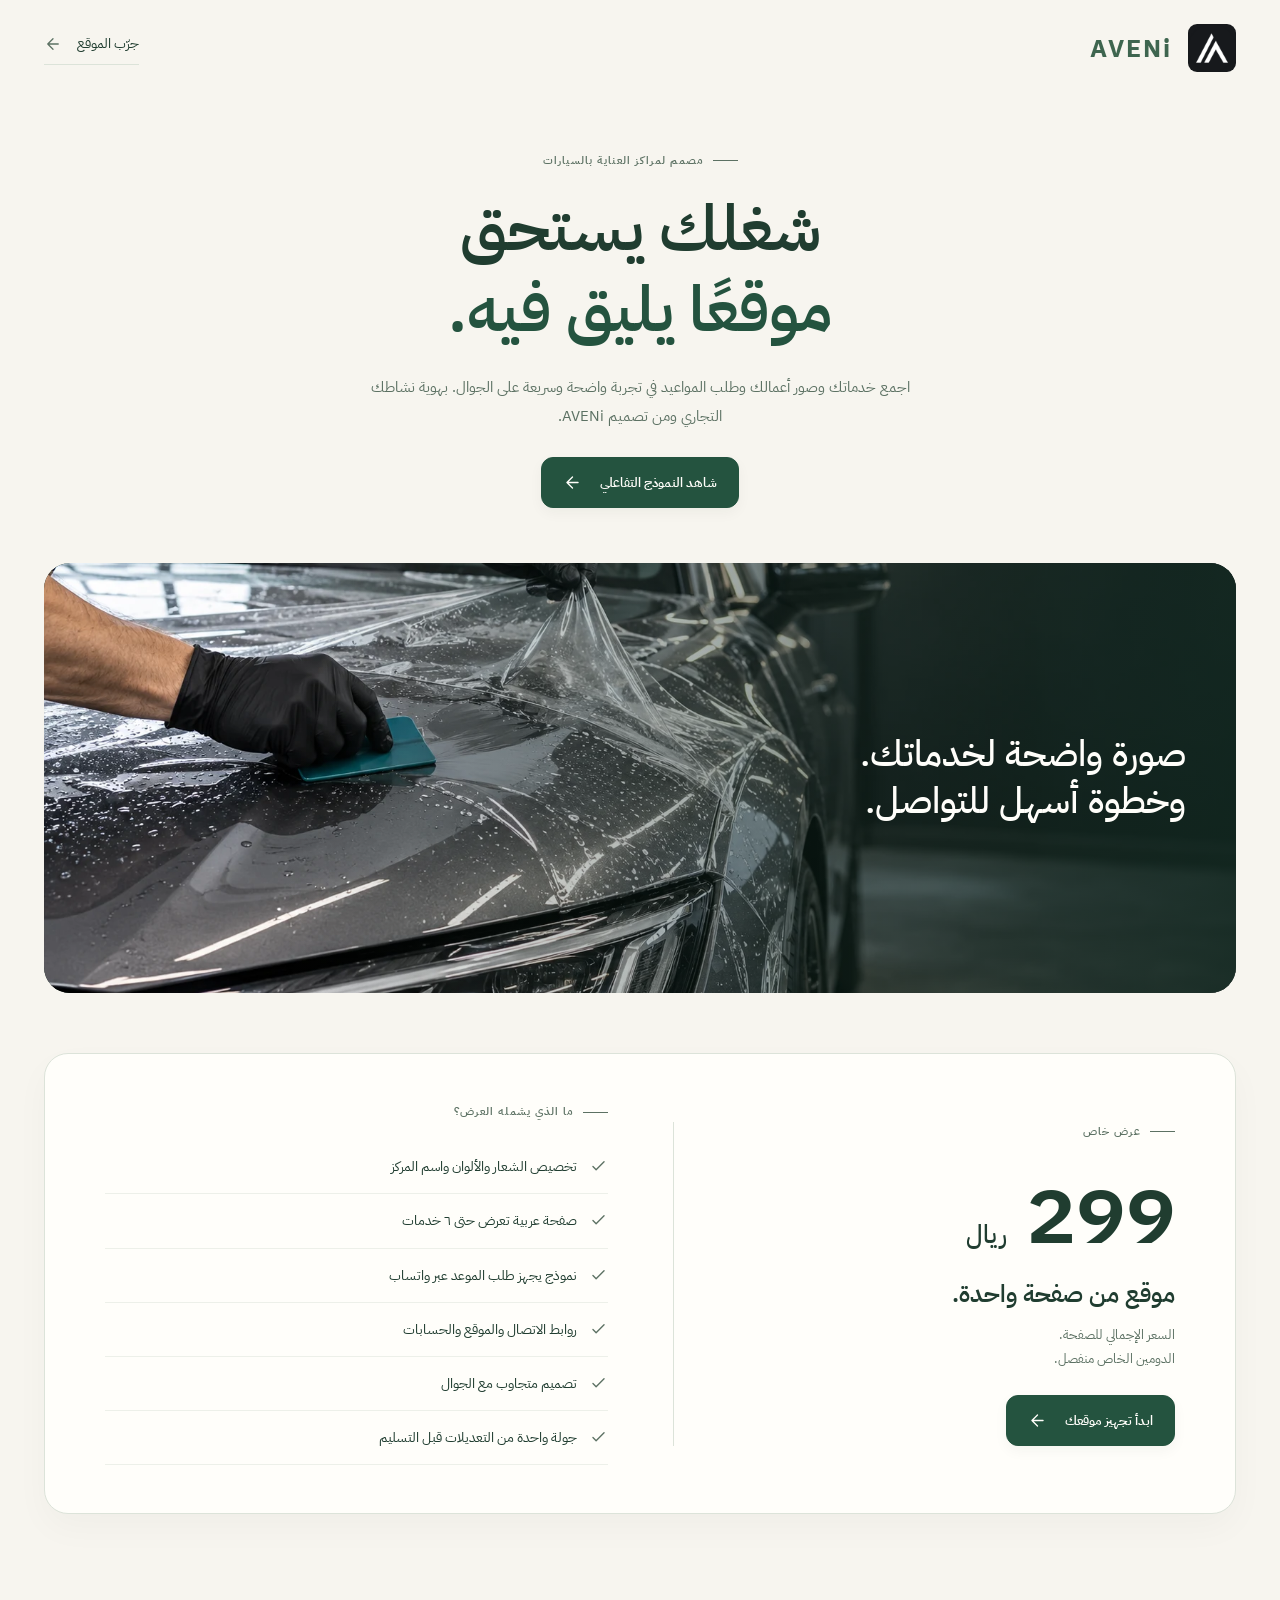
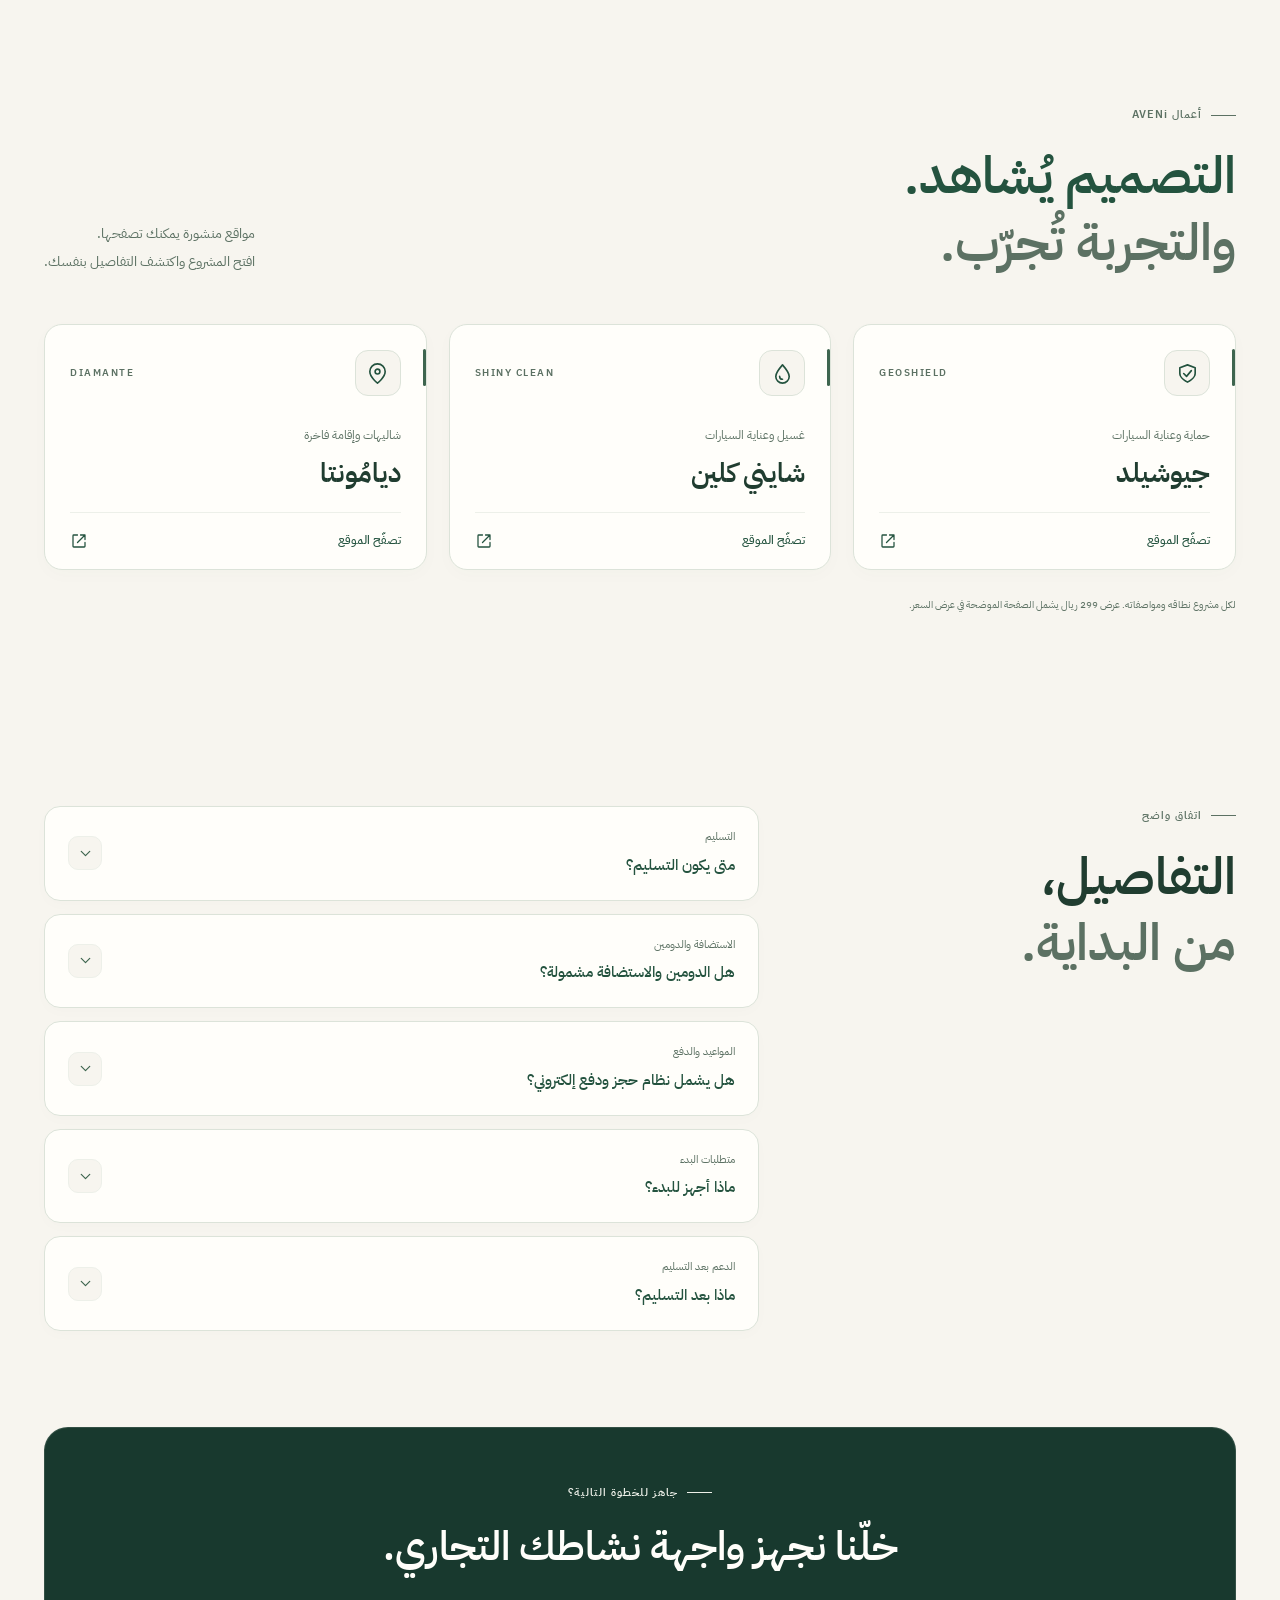
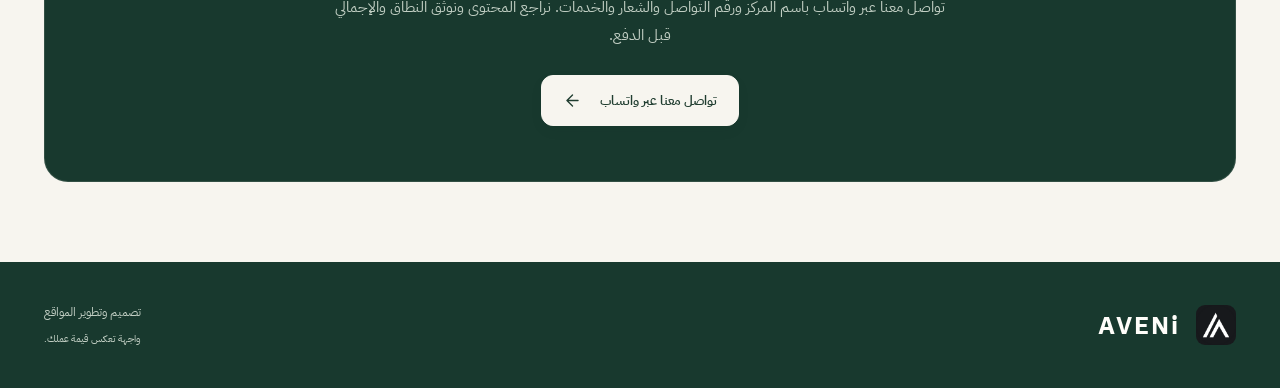
<file: offer.html>
<!doctype html><html lang="ar" dir="rtl"><head><meta charset="utf-8"><meta name="viewport" content="width=device-width,initial-scale=1,viewport-fit=cover"><meta name="theme-color" content="#24533f"><meta name="robots" content="noindex,nofollow"><meta name="description" content="تصميم موقع من صفحة واحدة باسم نشاطك التجاري وشعارك وخدماتك بعرض خاص 299 ريال. شاهد النموذج وتواصل مع AVENi عبر واتساب."><title>AVENi | موقع لنشاطك التجاري بعرض خاص 299 ريال</title><link rel="icon" href="assets/aveni-logo.png"><link rel="preconnect" href="https://fonts.googleapis.com"><link rel="preconnect" href="https://fonts.gstatic.com" crossorigin><link href="https://fonts.googleapis.com/css2?family=IBM+Plex+Sans+Arabic:wght@400;500;600;700&display=swap" rel="stylesheet"><link rel="stylesheet" href="assets/studio.css?v=29"><link rel="canonical" href="https://aveni-cmd.github.io/aveni-carcare/offer.html"><meta property="og:type" content="website"><meta property="og:locale" content="ar_SA"><meta property="og:site_name" content="AVENi"><meta property="og:title" content="AVENi | موقع يليق بنشاطك — عرض خاص 299 ريال"><meta property="og:description" content="تصفح نموذج الموقع. تخصيص باسم نشاطك وشعارك وخدماتك، مع وسيلة واضحة لطلبات العملاء عبر واتساب."><meta property="og:url" content="https://aveni-cmd.github.io/aveni-carcare/offer.html"><meta property="og:image" content="https://aveni-cmd.github.io/aveni-carcare/assets/aveni-share-v1.jpg"><meta property="og:image:type" content="image/jpeg"><meta property="og:image:width" content="1200"><meta property="og:image:height" content="628"><meta property="og:image:alt" content="موقع يليق بنشاطك من AVENi، عرض على كمبيوتر وجوال بسعر 299 ريال"><meta name="twitter:card" content="summary_large_image"><meta name="twitter:title" content="AVENi | موقع يليق بنشاطك"><meta name="twitter:image" content="https://aveni-cmd.github.io/aveni-carcare/assets/aveni-share-v1.jpg"></head><body><svg class="icon-sprite" aria-hidden="true" xmlns="http://www.w3.org/2000/svg"><defs><symbol id="icon-arrow" viewBox="0 0 24 24" fill="none" stroke="currentColor" stroke-width="1.7" stroke-linecap="round" stroke-linejoin="round"><path d="M19 12H5m7-7-7 7 7 7"/></symbol><symbol id="icon-external" viewBox="0 0 24 24" fill="none" stroke="currentColor" stroke-width="1.7" stroke-linecap="round" stroke-linejoin="round"><path d="M14 4h6v6m0-6L10 14"/><path d="M20 14v5a1 1 0 0 1-1 1H5a1 1 0 0 1-1-1V5a1 1 0 0 1 1-1h5"/></symbol><symbol id="icon-check" viewBox="0 0 24 24" fill="none" stroke="currentColor" stroke-width="1.7" stroke-linecap="round" stroke-linejoin="round"><path d="m5 12 4 4L19 6"/></symbol><symbol id="icon-shield" viewBox="0 0 24 24" fill="none" stroke="currentColor" stroke-width="1.7" stroke-linecap="round" stroke-linejoin="round"><path d="m12 3 8 3v6c0 5-8 9-8 9s-8-4-8-9V6l8-3Z"/><path d="m8 12 3 3 5-6"/></symbol><symbol id="icon-window" viewBox="0 0 24 24" fill="none" stroke="currentColor" stroke-width="1.7" stroke-linecap="round" stroke-linejoin="round"><path d="M4 5h13l3 6v8H4V5Z"/><path d="M4 14h16M8 5v9m8-9 3 9"/></symbol><symbol id="icon-drop" viewBox="0 0 24 24" fill="none" stroke="currentColor" stroke-width="1.7" stroke-linecap="round" stroke-linejoin="round"><path d="M12 3S5 11 5 15a7 7 0 0 0 14 0c0-4-7-12-7-12Z"/><path d="M9 15a3 3 0 0 0 3 3"/></symbol><symbol id="icon-pin" viewBox="0 0 24 24" fill="none" stroke="currentColor" stroke-width="1.7" stroke-linecap="round" stroke-linejoin="round"><path d="M20 10c0 6-8 12-8 12S4 16 4 10a8 8 0 1 1 16 0Z"/><circle cx="12" cy="10" r="2.5"/></symbol><symbol id="icon-close" viewBox="0 0 24 24" fill="none" stroke="currentColor" stroke-width="1.7" stroke-linecap="round" stroke-linejoin="round"><path d="m6 6 12 12M18 6 6 18"/></symbol><symbol id="icon-menu" viewBox="0 0 24 24" fill="none" stroke="currentColor" stroke-width="1.7" stroke-linecap="round" stroke-linejoin="round"><path d="M4 6h16M4 12h16M4 18h16"/></symbol><symbol id="icon-chat" viewBox="0 0 24 24" fill="none" stroke="currentColor" stroke-width="1.7" stroke-linecap="round" stroke-linejoin="round"><path d="M20 11a8 8 0 0 1-8 8 9 9 0 0 1-4-1l-5 3 1-6a8 8 0 1 1 16-4Z"/><path d="M8 10h8m-8 4h5"/></symbol><symbol id="icon-car" viewBox="0 0 24 24" fill="none" stroke="currentColor" stroke-width="1.7" stroke-linecap="round" stroke-linejoin="round"><path d="m4 10 2-6h12l2 6M3 10h18v8H3zM5 18v2m14-2v2M6 14h2m8 0h2"/></symbol><symbol id="icon-chevron" viewBox="0 0 24 24" fill="none" stroke="currentColor" stroke-width="1.7" stroke-linecap="round" stroke-linejoin="round"><path d="m6 9 6 6 6-6"/></symbol></defs></svg><a class="skip" href="#main">انتقل للمحتوى</a><header class="offer-nav container"><a class="aveni-sign" href="index.html"><img src="assets/aveni-logo.png" width="48" height="48" alt="AVENi"><b dir="ltr">AVENi</b></a><a class="outline-link" href="index.html">جرّب الموقع <svg class="icon" aria-hidden="true" focusable="false"><use href="#icon-arrow"></use></svg></a></header><main id="main" tabindex="-1"><section class="offer-hero container"><p class="label">مصمم لمراكز العناية بالسيارات</p><h1>شغلك يستحق<br><span>موقعًا يليق فيه.</span></h1><p>اجمع خدماتك وصور أعمالك وطلب المواعيد في تجربة واضحة وسريعة على الجوال. بهوية نشاطك التجاري ومن تصميم AVENi.</p><a class="btn" href="index.html">شاهد النموذج التفاعلي <svg class="icon" aria-hidden="true" focusable="false"><use href="#icon-arrow"></use></svg></a><div class="offer-photo"><img src="assets/hero-v7.webp" alt="تفاصيل تطبيق حماية PPF" width="1672" height="941"><span>صورة واضحة لخدماتك.<br>وخطوة أسهل للتواصل.</span></div></section><section class="offer-pricing container"><div class="price-block"><p class="label">عرض خاص</p><div class="price"><bdi>299</bdi> <span>ريال</span></div><h2>موقع من صفحة واحدة.</h2><p>السعر الإجمالي للصفحة.<br>الدومين الخاص منفصل.</p><a class="btn" href="#start">ابدأ تجهيز موقعك <svg class="icon" aria-hidden="true" focusable="false"><use href="#icon-arrow"></use></svg></a></div><div class="includes"><p class="label">ما الذي يشمله العرض؟</p><p><svg class="icon" aria-hidden="true" focusable="false"><use href="#icon-check"></use></svg>تخصيص الشعار والألوان واسم المركز</p><p><svg class="icon" aria-hidden="true" focusable="false"><use href="#icon-check"></use></svg>صفحة عربية تعرض حتى ٦ خدمات</p><p><svg class="icon" aria-hidden="true" focusable="false"><use href="#icon-check"></use></svg>نموذج يجهز طلب الموعد عبر واتساب</p><p><svg class="icon" aria-hidden="true" focusable="false"><use href="#icon-check"></use></svg>روابط الاتصال والموقع والحسابات</p><p><svg class="icon" aria-hidden="true" focusable="false"><use href="#icon-check"></use></svg>تصميم متجاوب مع الجوال</p><p><svg class="icon" aria-hidden="true" focusable="false"><use href="#icon-check"></use></svg>جولة واحدة من التعديلات قبل التسليم</p></div></section><section id="portfolio" class="portfolio section"><div class="container"><div class="section-heading"><div><p class="label">أعمال AVENi</p><h2>التصميم يُشاهد.<br><span>والتجربة تُجرّب.</span></h2></div><p>مواقع منشورة يمكنك تصفحها.<br>افتح المشروع واكتشف التفاصيل بنفسك.</p></div><div class="project-grid"><a class="project project-text" href="https://aveni-cmd.github.io/geoshield/" target="_blank" rel="noopener noreferrer"><div class="project-top"><span class="project-emblem"><svg class="icon" aria-hidden="true" focusable="false"><use href="#icon-shield"></use></svg></span><span class="project-wordmark" dir="ltr">GEOSHIELD</span></div><div class="project-caption"><div><small>حماية وعناية السيارات</small><h3>جيوشيلد</h3></div><span>تصفّح الموقع <svg class="icon" aria-hidden="true" focusable="false"><use href="#icon-external"></use></svg></span></div></a><a class="project project-text" href="https://aveni-cmd.github.io/shiny-clean/" target="_blank" rel="noopener noreferrer"><div class="project-top"><span class="project-emblem"><svg class="icon" aria-hidden="true" focusable="false"><use href="#icon-drop"></use></svg></span><span class="project-wordmark" dir="ltr">SHINY CLEAN</span></div><div class="project-caption"><div><small>غسيل وعناية السيارات</small><h3>شايني كلين</h3></div><span>تصفّح الموقع <svg class="icon" aria-hidden="true" focusable="false"><use href="#icon-external"></use></svg></span></div></a><a class="project project-text" href="https://aveni-cmd.github.io/Diamante/" target="_blank" rel="noopener noreferrer"><div class="project-top"><span class="project-emblem"><svg class="icon" aria-hidden="true" focusable="false"><use href="#icon-pin"></use></svg></span><span class="project-wordmark" dir="ltr">DIAMANTE</span></div><div class="project-caption"><div><small>شاليهات وإقامة فاخرة</small><h3>ديامُونتا</h3></div><span>تصفّح الموقع <svg class="icon" aria-hidden="true" focusable="false"><use href="#icon-external"></use></svg></span></div></a></div><p class="footnote">لكل مشروع نطاقه ومواصفاته. عرض 299 ريال يشمل الصفحة الموضحة في عرض السعر.</p></div></section><section class="section"><div class="container faq-layout"><div><p class="label">اتفاق واضح</p><h2>التفاصيل،<br><span>من البداية.</span></h2></div><div class="faq-list"><details><summary><span class="faq-question"><small>التسليم</small><strong>متى يكون التسليم؟</strong></span><span class="faq-toggle"><svg class="icon" aria-hidden="true" focusable="false"><use href="#icon-chevron"></use></svg></span></summary><p>خلال ٤٨ ساعة من تأكيد الطلب واستلام المحتوى واعتماد النطاق. يُتفق على وقت البدء وتفاصيل الدفع قبل التنفيذ.</p></details><details><summary><span class="faq-question"><small>الاستضافة والدومين</small><strong>هل الدومين والاستضافة مشمولة؟</strong></span><span class="faq-toggle"><svg class="icon" aria-hidden="true" focusable="false"><use href="#icon-chevron"></use></svg></span></summary><p>يشمل العرض نشر الصفحة على رابط استضافة ثابتة مجاني في حساب يملكه العميل. شراء الدومين الخاص وتجديده منفصلان. لا توجد صيانة شهرية ضمن العرض.</p></details><details><summary><span class="faq-question"><small>المواعيد والدفع</small><strong>هل يشمل نظام حجز ودفع إلكتروني؟</strong></span><span class="faq-toggle"><svg class="icon" aria-hidden="true" focusable="false"><use href="#icon-chevron"></use></svg></span></summary><p>الصفحة تجهز طلب الموعد في رسالة واتساب، ويؤكد المركز التوفر والسعر. العرض لا يشمل نظام مواعيد مركزيًا أو دفعًا إلكترونيًا أو لوحة إدارة.</p></details><details><summary><span class="faq-question"><small>متطلبات البدء</small><strong>ماذا أجهز للبدء؟</strong></span><span class="faq-toggle"><svg class="icon" aria-hidden="true" focusable="false"><use href="#icon-chevron"></use></svg></span></summary><p>اسم المركز والشعار ورقم واتساب والخدمات والصور المعتمدة وروابط التواصل. يُراجع المحتوى قبل النشر.</p></details><details><summary><span class="faq-question"><small>الدعم بعد التسليم</small><strong>ماذا بعد التسليم؟</strong></span><span class="faq-toggle"><svg class="icon" aria-hidden="true" focusable="false"><use href="#icon-chevron"></use></svg></span></summary><p>تُسلّم ملفات الموقع ويُنشر في حساب العميل، مع إصلاح أخطاء التنفيذ المبلغ عنها خلال ٧ أيام. الإضافات وتعديلات المحتوى اللاحقة تُسعّر منفصلة.</p></details></div></div></section><section id="start" class="offer-start container"><p class="label">جاهز للخطوة التالية؟</p><h2>خلّنا نجهز واجهة نشاطك التجاري.</h2><p>تواصل معنا عبر واتساب باسم المركز ورقم التواصل والشعار والخدمات. نراجع المحتوى ونوثق النطاق والإجمالي قبل الدفع.</p><a href="https://wa.me/966591825649?text=%D8%A7%D9%84%D8%B3%D9%84%D8%A7%D9%85%20%D8%B9%D9%84%D9%8A%D9%83%D9%85%D8%8C%20%D8%A3%D8%B1%D8%BA%D8%A8%20%D9%81%D9%8A%20%D8%AA%D8%AC%D9%87%D9%8A%D8%B2%20%D9%85%D9%88%D9%82%D8%B9%20%D9%84%D9%86%D8%B4%D8%A7%D8%B7%D9%8A%20%D8%A7%D9%84%D8%AA%D8%AC%D8%A7%D8%B1%D9%8A%20%D9%85%D9%86%20AVENi%20%D8%A8%D8%A7%D9%84%D8%B9%D8%B1%D8%B6%20%D8%A7%D9%84%D8%AE%D8%A7%D8%B5%20299%20%D8%B1%D9%8A%D8%A7%D9%84.%0A%0A%D8%A8%D9%8A%D8%A7%D9%86%D8%A7%D8%AA%20%D8%A7%D9%84%D9%86%D8%B4%D8%A7%D8%B7%3A%0A%D8%A7%D8%B3%D9%85%20%D8%A7%D9%84%D9%86%D8%B4%D8%A7%D8%B7%20%D8%A7%D9%84%D8%AA%D8%AC%D8%A7%D8%B1%D9%8A%3A%0A%D8%A7%D9%84%D8%AE%D8%AF%D9%85%D8%A7%D8%AA%20%D8%A7%D9%84%D9%85%D9%82%D8%AF%D9%85%D8%A9%3A%0A%D8%B9%D8%AF%D8%AF%20%D8%A7%D9%84%D9%81%D8%B1%D9%88%D8%B9%20%D8%A7%D9%84%D9%85%D8%B7%D9%84%D9%88%D8%A8%20%D8%AC%D9%85%D8%B9%D9%87%D8%A7%20%D9%81%D9%8A%20%D8%A7%D9%84%D9%85%D9%88%D9%82%D8%B9%3A%0A%0A%D9%85%D9%88%D8%A7%D9%82%D8%B9%20%D8%A7%D9%84%D9%81%D8%B1%D9%88%D8%B9%20%28%D8%B1%D9%88%D8%A7%D8%A8%D8%B7%20%D8%AE%D8%B1%D8%A7%D8%A6%D8%B7%20Google%29%3A%0A%0A%D8%B3%D8%A3%D8%B1%D9%81%D9%82%20%D8%B4%D8%B9%D8%A7%D8%B1%20%D8%A7%D9%84%D9%86%D8%B4%D8%A7%D8%B7%20%D9%88%D8%A3%D9%8A%20%D8%B5%D9%88%D8%B1%20%D8%A3%D8%B1%D8%BA%D8%A8%20%D9%81%D9%8A%20%D8%A5%D8%B6%D8%A7%D9%81%D8%AA%D9%87%D8%A7%20%D8%A5%D9%84%D9%89%20%D8%A7%D9%84%D9%85%D9%88%D9%82%D8%B9%D8%8C%20%D8%A5%D9%86%20%D8%AA%D9%88%D9%81%D8%B1%D8%AA." target="_blank" rel="noopener noreferrer" class="btn">تواصل معنا عبر واتساب <svg class="icon" aria-hidden="true" focusable="false"><use href="#icon-arrow"></use></svg></a></section></main><footer><div class="container"><a class="aveni-sign" href="index.html"><img src="assets/aveni-logo.png" alt="AVENi" width="40" height="40"><b dir="ltr">AVENi</b></a><p>تصميم وتطوير المواقع<small>واجهة تعكس قيمة عملك.</small></p></div></footer></body></html>
</file>
<file: assets/studio.css>
:root{--ink:#203d30;--dark:#10271f;--surface:#18392e;--paper:#f7f5ef;--muted:#5c7163;--line:#dce3d9;--accent:#24533f;--accent-light:#edf0e9;--radius:18px}

*{box-sizing:border-box}html{scroll-behavior:smooth;scroll-padding-top:105px}body{margin:0;background:var(--paper);color:var(--ink);font-family:'Tajawal',Arial,sans-serif;line-height:1.7}h1,h2,h3,p{margin:0}h1,h2,h3{line-height:1.2}h1{font-size:clamp(58px,6.5vw,88px);font-weight:800}h2{font-size:clamp(34px,4vw,52px);font-weight:800}h2>span{color:#708375}h3{font-size:28px;font-weight:800}a{color:inherit;text-decoration:none}button,input,textarea,select{font:inherit}button,a,input,select,textarea,summary{touch-action:manipulation}button,summary{cursor:pointer}button{color:inherit}img{display:block;max-width:100%}button:focus-visible,a:focus-visible,input:focus-visible,select:focus-visible,textarea:focus-visible,summary:focus-visible,[tabindex]:focus-visible{outline:3px solid #5c7163;outline-offset:4px}[hidden]{display:none!important}.container{width:min(1180px,calc(100% - 80px));margin-inline:auto}.section{padding-block:100px}.icon{width:22px;height:22px;flex-shrink:0;display:inline-block;vertical-align:middle}.icon-sprite{position:absolute;width:0;height:0;overflow:hidden}.label{font-size:13px;font-weight:700;letter-spacing:.2px;color:var(--accent);margin-bottom:15px;display:flex;align-items:center;gap:9px}.label:before{content:'';display:inline-block;width:18px;height:2px;background:currentColor}.btn{display:inline-flex;align-items:center;justify-content:center;gap:24px;background:var(--accent);border:1px solid var(--accent);color:white;padding:14px 19px;min-height:54px;border-radius:9px;font-size:16px;font-weight:700;line-height:1.2;transition:background .2s,transform .2s,box-shadow .2s}.btn>.icon{padding:5px;background:#fffefa24;border-radius:50%;width:29px;height:29px}.btn:hover{background:#3e654f;border-color:#3e654f;transform:translateY(-2px);box-shadow:0 8px 22px #5c716332}.btn.dark{background:var(--ink);border-color:var(--ink)}.btn.dark:hover{background:#3e654f}.btn.full{width:100%}.btn.compact{min-height:46px;padding:9px 13px;gap:18px;font-size:14px}.btn.compact>.icon{width:27px;height:27px}.skip{position:fixed;top:10px;left:10px;padding:12px;background:white;z-index:100;transform:translateY(-200%)}.skip:focus{transform:none}
/* Navigation and opening */
.demo-bar{display:flex;justify-content:space-between;align-items:center;padding:7px max(40px,calc((100% - 1180px)/2));font-size:11px;background:#10271f;color:#dce3d9;border-bottom:1px solid #fffefa0a;gap:15px}.demo-bar a{display:flex;align-items:center;gap:8px}.demo-bar a:last-child{color:#edf0e9}.demo-bar a:last-child>b{color:#c1cec3}.demo-bar .icon{width:15px;height:15px}.demo-bar img{border-radius:4px}.site-header{position:sticky;top:0;background:#10271ff2;color:white;backdrop-filter:blur(18px);z-index:30;border-bottom:1px solid #fffefa12}.nav{display:flex;justify-content:space-between;align-items:center;gap:25px;padding-block:18px}.brand{display:flex;align-items:center;gap:12px}.brand-symbol{display:grid;place-items:center;width:44px;height:46px;border:1px solid #a5b6aa55;border-radius:11px;background:linear-gradient(145deg,#a5b6aa20,#a5b6aa05);color:#c1cec3}.brand-symbol>.icon{width:26px;height:26px}.brand b{display:block;font-size:25px;line-height:1.15;font-weight:800}.brand small{display:block;font-size:10px;color:#a5b6aa;margin-top:5px}.site-header nav{display:flex;gap:30px;font-size:14px;font-weight:500;color:#dce3d9}.site-header nav a:hover{color:white}.nav-actions{display:flex;align-items:center;gap:9px}.menu{display:none;width:42px;height:42px;border:1px solid #fffefa25;background:#fffefa0c;border-radius:9px;align-items:center;justify-content:center}.hero{position:relative;background:#10271f;color:white;min-height:650px;isolation:isolate;overflow:hidden}.hero:after{content:'';position:absolute;inset:0;z-index:-1;background:linear-gradient(270deg,#10271f 0%,#10271fed 30%,#10271f40 69%,#10271f05 100%),linear-gradient(0deg,#10271fb3,transparent 45%)}.hero-image{position:absolute;inset:0;width:100%;height:100%;object-fit:cover;object-position:42% center;z-index:-2}.hero-layout{min-height:650px;display:flex;align-items:center;padding-block:65px}.hero-content{width:630px;max-width:65%}.hero-kicker{font-size:12px;color:#dce3d9;margin-bottom:22px;display:flex;align-items:center;gap:9px}.hero-kicker>span{width:7px;height:7px;background:#a5b6aa;border-radius:50%;box-shadow:0 0 0 5px #a5b6aa15}.hero h1>span{color:#c1cec3}.hero-content>p:not(.hero-kicker){font-size:17px;color:#c1cec3;line-height:1.9;max-width:430px;margin-top:23px}.hero-actions{display:flex;gap:27px;align-items:center;margin-top:32px}.hero-text-link{display:flex;align-items:center;gap:12px;font-size:15px;border-bottom:1px solid #fffefa55;padding-block:8px}.hero-text-link .icon{color:#c1cec3}.hero-bottom{display:flex;align-items:center;gap:20px;margin-top:40px;padding-top:20px;border-top:1px solid #fffefa25;max-width:420px;font-size:12px;color:#c1cec3}.hero-bottom>span:last-child{font-size:9px;letter-spacing:1.6px;color:#a5b6aa}.hero-stamp{position:absolute;bottom:60px;left:5%;display:flex;align-items:center;gap:15px;color:white;padding:15px 20px;border:1px solid #fffefa40;border-radius:12px;background:#10271f66;backdrop-filter:blur(10px)}.hero-stamp>span{font-size:32px;letter-spacing:2px;font-weight:500;border-left:1px solid #fffefa40;padding-left:15px;line-height:1}.hero-stamp small{font-size:12px;line-height:1.6}.service-dock{display:grid;grid-template-columns:repeat(3,1fr);background:white;border:1px solid var(--line);border-radius:14px;margin-top:-1px;box-shadow:0 14px 30px #18392e0c;position:relative;overflow:hidden}.service-dock>a{display:flex;align-items:center;gap:15px;padding:23px 27px;transition:background .2s}.service-dock>a:hover{background:#f7f5ef}.service-dock>a+a{border-right:1px solid var(--line)}.service-dock>a>.icon:first-child{width:26px;height:26px;color:var(--accent)}.service-dock>a>.icon:last-child{margin-inline-start:auto;background:#f7f5ef;border-radius:50%;padding:6px;width:29px;height:29px;color:#3e654f}.service-dock b{display:block;font-size:16px;font-weight:700}.service-dock small{display:block;color:var(--muted);font-size:11px;margin-top:2px}
/* One purposeful service showcase */
.section-heading{display:flex;align-items:flex-end;justify-content:space-between;gap:45px;margin-bottom:40px}.section-heading>p{font-size:15px;color:var(--muted);max-width:350px;line-height:1.9}.service-tabs{display:grid;grid-template-columns:repeat(3,1fr);gap:10px;margin-bottom:22px}.service-tab{display:flex;align-items:center;gap:12px;padding:19px 23px;border:1px solid #edf0e9;background:white;border-radius:11px;font-size:17px;font-weight:700;transition:all .2s}.service-tab>.icon{color:#708375;width:25px;height:25px}.tab-num{margin-inline-start:auto;color:#a5b6aa;font-size:12px;font-weight:500}.service-tab[aria-selected=true]{background:#10271f;color:#fffefa;border-color:#10271f;box-shadow:0 6px 15px #18392e20}.service-tab[aria-selected=true]>.icon,.service-tab[aria-selected=true] .tab-num{color:#c1cec3}.service-panel{display:grid;grid-template-columns:1.05fr 1fr;background:#fffefa;border:1px solid #edf0e9;border-radius:20px;overflow:hidden;box-shadow:0 22px 50px #18392e0a;min-height:530px}.service-photo{position:relative;min-height:100%;background:#10271f;overflow:hidden}.service-photo>img{height:100%;width:100%;object-fit:cover;position:absolute;inset:0}.photo-label{position:absolute;left:25px;bottom:23px;padding:9px 14px;background:#10271fba;border:1px solid #fffefa30;color:#fffefa;font-size:10px;letter-spacing:1.5px;border-radius:6px;backdrop-filter:blur(8px)}.service-info{padding:44px 44px 38px}.service-info h3{font-size:34px;line-height:1.35}.service-info .description{color:#5c7163;font-size:15px;line-height:1.9;margin-top:17px}.benefits{list-style:none;padding:0;margin:22px 0;font-size:14px;font-weight:500}.benefits li{display:flex;align-items:center;gap:9px;margin-bottom:10px}.benefits .icon{color:#5c7163;width:18px;height:18px}.for-you{border-top:1px solid var(--line);padding-top:18px;margin-bottom:25px}.for-you>span{display:block;font-size:11px;color:#708375;font-weight:700;margin-bottom:5px}.for-you>p{font-size:13px;color:#5c7163;line-height:1.8}
/* Coverage configurator */
.coverage{background:#10271f;color:#fffefa}.coverage .label{color:#c1cec3}.coverage h2>span{color:#a5b6aa}.coverage-layout{display:grid;grid-template-columns:1fr 1fr;gap:95px;align-items:center}.section-intro{font-size:15px;color:#c1cec3;max-width:440px;margin-top:23px;line-height:1.9}.coverage-options{display:grid;gap:10px;margin:27px 0}.coverage-options button{display:flex;align-items:center;gap:16px;text-align:right;padding:18px 20px;border:1px solid #fffefa1c;background:#18392e;color:white;border-radius:11px}.coverage-options button>span{font-size:12px;color:#a5b6aa}.coverage-options b{display:block;font-size:16px;font-weight:700}.coverage-options small{display:block;font-size:12px;color:#a5b6aa;margin-top:4px}.coverage-options button>.icon{margin-inline-start:auto;width:28px;height:28px;padding:5px;border-radius:50%;background:#fffefa0a;color:#a5b6aa}.coverage-options button[aria-pressed=true]{border-color:#a5b6aa;background:#18392e}.coverage-options button[aria-pressed=true]>.icon{background:#708375;color:#fffefa}.coverage-display{border:1px solid #fffefa1a;border-radius:22px;padding:24px 28px 22px;background:radial-gradient(ellipse at 50% 44%,#3e654f33,transparent 65%),#18392e;text-align:center}.display-top{display:flex;align-items:center;justify-content:space-between;color:#a5b6aa;font-size:10px;letter-spacing:1.6px;border-bottom:1px solid #fffefa0f;padding-bottom:15px}.display-dot{width:6px;height:6px;border-radius:50%;background:#a5b6aa}.car-diagram{display:block;height:360px;width:100%;margin-block:20px}.paint-zone{fill:#3e654f;stroke:#708375;stroke-width:1.1;transition:fill .25s}.car-diagram[data-mode=front] .zone-front,.car-diagram[data-mode=front] .zone-selected,.car-diagram[data-mode=selected] .zone-selected,.car-diagram[data-mode=full] .paint-zone{fill:#a5b6aa;stroke:#dce3d9}.coverage-caption{border-top:1px solid #fffefa15;padding-top:18px}.coverage-caption b{font-size:18px}.coverage-caption p{font-size:12px;color:#c1cec3;margin:6px auto 10px;min-height:40px;max-width:330px}.coverage-display>small{font-size:10px;color:#708375}
/* Process and booking */
.process{background:#fffefa}.process-layout{display:grid;grid-template-columns:1fr 1fr;gap:85px;align-items:center}.process-visual{position:relative;min-height:590px;border-radius:20px;overflow:hidden;background:#10271f;isolation:isolate}.process-visual>img{position:absolute;inset:0;width:100%;height:100%;object-fit:cover;z-index:-2}.process-visual:after{content:'';position:absolute;inset:0;background:linear-gradient(0deg,#10271ff5,transparent 70%);z-index:-1}.process-visual>div{position:absolute;bottom:35px;right:35px;left:25px;color:white}.process-visual span{font-size:10px;letter-spacing:2px;color:#c1cec3}.process-visual p{font-size:35px;font-weight:700;line-height:1.3;margin-top:12px}.timeline{margin-top:28px}.timeline article{display:flex;gap:20px;position:relative;padding-bottom:26px}.timeline article:last-child{padding-bottom:0}.timeline article:not(:last-child):after{content:'';position:absolute;width:1px;background:#edf0e9;top:39px;bottom:0;right:19px}.timeline article>span{flex-shrink:0;width:40px;height:40px;display:grid;place-items:center;background:#f7f5ef;border:1px solid #edf0e9;color:#5c7163;font-size:12px;border-radius:50%}.timeline h3{font-size:19px;font-weight:700;margin-top:8px}.timeline p{font-size:14px;line-height:1.8;color:var(--muted);margin-top:7px;max-width:335px}.booking{background:#f7f5ef}.booking-heading{text-align:center;max-width:700px;margin:0 auto 38px}.booking-heading .label{justify-content:center}.booking-heading>p:last-child{font-size:15px;color:var(--muted);margin-top:17px}#bookingForm{background:#fffefa;padding:36px 40px;border:1px solid #edf0e9;border-radius:22px;box-shadow:0 20px 45px #24533f16}.booking-services{padding:0 0 28px;margin:0;border:0;border-bottom:1px solid var(--line)}.booking-services legend,.field-section{font-size:17px;font-weight:700;margin-bottom:18px;display:flex;align-items:center;gap:10px}.booking-services legend>span,.field-section>span{font-size:11px;color:#708375;border:1px solid #dce3d9;border-radius:50%;width:25px;height:25px;display:inline-grid;place-items:center}.booking-choices{display:grid;grid-template-columns:repeat(3,1fr);gap:14px}.service-choice{position:relative;cursor:pointer;margin:0}.service-choice>input{position:absolute;opacity:0;width:1px;height:1px}.service-choice>span{display:flex;align-items:center;gap:12px;padding:18px;border:1px solid #edf0e9;border-radius:11px;min-height:73px;transition:all .2s}.service-choice>span>.icon{color:#708375;width:25px;height:25px}.service-choice b{font-size:16px;font-weight:700}.service-choice i{width:18px;height:18px;flex-shrink:0;margin-inline-start:auto;border:1px solid #c1cec3;border-radius:50%}.service-choice>input:checked+span{background:#f7f5ef;border-color:#708375;box-shadow:inset 0 0 0 1px #708375}.service-choice>input:checked+span .icon{color:#5c7163}.service-choice>input:checked+span i{background:#5c7163;border:4px solid #fffefa;box-shadow:0 0 0 1px #5c7163}.service-choice>input:focus-visible+span{outline:3px solid #5c7163;outline-offset:4px}.booking-lower{display:grid;grid-template-columns:1.2fr 1fr;gap:45px;padding-top:28px;align-items:start}.booking-fields>label,.field-row label{display:flex;justify-content:space-between;align-items:center;font-size:13px;font-weight:700;margin-bottom:7px}.booking-fields label small{font-weight:400;font-size:11px;color:#a5b6aa}.booking-fields input,.booking-fields select,.booking-fields textarea{display:block;width:100%;min-width:0;background:#fffefa;border:1px solid #edf0e9;border-radius:8px;color:#24533f;padding:11px 13px;font-size:14px;min-height:48px;margin-bottom:18px;transition:border-color .2s}.booking-fields input:focus,.booking-fields select:focus,.booking-fields textarea:focus{border-color:#5c7163;background:#fffefa}.booking-fields textarea{resize:vertical;min-height:80px;margin-bottom:0}.field-row{display:grid;grid-template-columns:1fr 1fr;gap:14px}.field-row>div{min-width:0}input[type=date]{direction:ltr;min-width:0;max-width:100%;appearance:none}.request-summary{background:#f7f5ef;border:1px solid #edf0e9;border-radius:15px;padding:28px}.request-summary .label{font-size:12px}.summary-service{display:flex;gap:14px;align-items:center;margin:25px 0}.summary-service>span{width:48px;height:48px;display:grid;place-items:center;color:#5c7163;background:#edf0e9;border-radius:12px}.summary-service small{font-size:11px;color:#708375;display:block;margin-bottom:4px}.summary-service h3{font-size:24px}.request-summary>p:not(.label){font-size:14px;line-height:1.9;color:#708375;margin-bottom:25px}.demo-note{font-size:11px;color:#708375;display:block;text-align:center;line-height:1.8;margin-top:16px}
/* FAQ, real projects, footer */
.faq-layout{display:grid;grid-template-columns:1fr 1.3fr;gap:80px}.faq-list details{border-bottom:1px solid #edf0e9;padding:22px 0}.faq-list details:first-child{padding-top:0}.faq-list summary{font-size:17px;font-weight:700;list-style:none;display:flex;align-items:center;justify-content:space-between;gap:20px;line-height:1.6}.faq-list summary::-webkit-details-marker{display:none}.faq-list summary>span{background:#fffefa;border:1px solid #edf0e9;border-radius:50%;display:grid;place-items:center;width:33px;height:33px;flex-shrink:0}.faq-list summary .icon{width:17px;height:17px;transition:transform .2s}.faq-list details[open] summary .icon{transform:rotate(180deg)}.faq-list details>p{font-size:14px;color:var(--muted);line-height:1.95;margin-top:15px;padding-inline-end:35px}.portfolio{background:#fffefa;border-top:1px solid var(--line)}.project-grid{display:grid;grid-template-columns:repeat(3,1fr);gap:23px}.project{min-width:0}.project-visual{position:relative;aspect-ratio:4/3;background:#edf0e9;border-radius:14px;overflow:hidden}.project-visual>img{width:100%;height:100%;object-fit:cover;transition:transform .4s}.project:hover .project-visual>img{transform:scale(1.04)}.project-open{position:absolute;bottom:15px;left:15px;display:grid;place-items:center;width:37px;height:37px;border-radius:50%;background:white;color:#18392e;box-shadow:0 4px 14px #10271f22}.project-open>.icon{width:17px;height:17px}.project-caption{display:flex;align-items:end;justify-content:space-between;gap:10px;padding:18px 0;border-bottom:1px solid var(--line)}.project-caption small{color:#708375;font-size:11px}.project-caption h3{font-size:23px;margin-top:6px}.project-caption>span{font-size:11px;display:flex;align-items:center;gap:8px;color:#708375}.project-caption>span>.icon{width:15px;height:15px}.dental-art{display:flex;width:100%;height:100%;align-items:center;justify-content:center;flex-direction:column;background:#edf0e9;color:#5c7163;gap:7px}.dental-art svg{height:65px;width:65px;margin-bottom:5px}.dental-art b{font-size:25px}.dental-art span{font-size:12px;color:#708375}.footnote{font-size:11px;color:#708375;margin-top:26px}.aveni-banner{background:#18392e;color:white;padding-block:34px}.aveni-banner>.container{display:flex;justify-content:space-between;align-items:center;gap:25px}.aveni-sign{display:flex;align-items:center;gap:16px}.aveni-sign img{border-radius:9px}.aveni-sign>b{font-size:25px;letter-spacing:2px}.aveni-sign p{font-size:22px;font-weight:700}.aveni-sign span{font-size:13px;color:#c1cec3;display:block;margin-top:4px}footer{background:#10271f;color:#fffefa;padding:35px 0}footer>.container{display:flex;justify-content:space-between;align-items:center;gap:30px}footer p{font-size:12px;color:#c1cec3}footer p>a{font-weight:800;color:white;font-size:15px;margin-right:5px}footer p>small{display:block;font-size:10px;color:#708375;margin-top:7px}.mobile-cta{display:none}dialog{width:min(560px,calc(100% - 32px));max-height:90dvh;overflow:auto;border:1px solid #edf0e9;border-radius:20px;padding:38px;background:#fffefa;color:var(--ink)}dialog::backdrop{background:#10271fd9;backdrop-filter:blur(6px)}.dialog-close{position:absolute;top:17px;left:17px;width:34px;height:34px;display:grid;place-items:center;border:1px solid #edf0e9;background:#fffefa;border-radius:50%}.dialog-close>.icon{width:18px;height:18px}dialog h2{font-size:34px}.dialog-note{font-size:12px;color:var(--muted);margin-top:15px}pre{white-space:pre-wrap;font:inherit;font-size:14px;line-height:1.9;background:white;border:1px solid #edf0e9;border-radius:12px;padding:20px;margin-block:22px}#copyStatus{font-size:13px;color:#5c7163;min-height:23px;margin-top:10px}
/* Companion offer */
.offer-nav{display:flex;align-items:center;justify-content:space-between;padding-block:24px}.outline-link{display:flex;align-items:center;gap:15px;border-bottom:1px solid #dce3d9;font-size:14px;padding-bottom:8px}.outline-link .icon{width:18px;height:18px;color:#5c7163}.offer-hero{text-align:center;padding-top:55px}.offer-hero .label{justify-content:center}.offer-hero h1{font-size:clamp(45px,6vw,78px)}.offer-hero h1>span{color:#5c7163}.offer-hero>p:not(.label){font-size:17px;color:var(--muted);max-width:570px;line-height:1.9;margin:22px auto 27px}.offer-photo{position:relative;height:370px;margin-top:55px;overflow:hidden;border-radius:24px;background:#10271f;text-align:right}.offer-photo>img{width:100%;height:100%;object-fit:cover;object-position:center 47%}.offer-photo:after{content:'';position:absolute;inset:0;background:linear-gradient(270deg,#10271fd9,transparent 80%)}.offer-photo>span{position:absolute;right:50px;top:50%;transform:translateY(-50%);z-index:1;font-size:35px;line-height:1.3;color:#fffefa;font-weight:800}.offer-pricing{display:grid;grid-template-columns:1fr 1fr;gap:65px;align-items:center;background:#fffefa;border:1px solid var(--line);border-radius:22px;padding:48px 60px;margin-block:60px 100px;box-shadow:0 15px 45px #24533f0b}.price-block{border-left:1px solid var(--line);padding-left:45px}.price{font-size:86px;font-weight:800;line-height:1.3;letter-spacing:-2px}.price>span{font-size:25px;letter-spacing:0;font-weight:500}.price-block h2{font-size:24px;margin:8px 0 13px}.price-block>p:not(.label){font-size:13px;color:var(--muted)}.price-block .btn{margin-top:25px}.includes>p:not(.label){display:flex;align-items:center;gap:12px;font-size:16px;padding:14px 0;border-bottom:1px solid #edf0e9}.includes>p .icon{color:#5c7163;width:19px;height:19px}.offer-start{background:#18392e;color:white;border-radius:22px;text-align:center;padding:55px 35px;margin-bottom:80px}.offer-start .label{justify-content:center;color:#c1cec3}.offer-start h2{font-size:40px}.offer-start>p:not(.label){font-size:15px;line-height:1.9;color:#c1cec3;max-width:620px;margin:20px auto 25px}
@media(min-width:1550px){.hero,.hero-layout{min-height:730px}.hero-image{object-position:center 52%}}
@media(max-width:1050px){.container{width:calc(100% - 56px)}.nav{gap:20px}.site-header nav{gap:20px}.coverage-layout,.process-layout{gap:45px}.service-info{padding:30px}.service-info h3{font-size:30px}.service-dock>a{padding:22px 18px;gap:12px}.booking-lower{gap:28px}.booking-choices{gap:10px}.service-choice>span{padding:15px}.service-choice b{font-size:14px}.request-summary{padding:23px}.faq-layout{gap:40px}.project-caption{display:block}.project-caption>span{margin-top:10px}.offer-pricing{padding:40px;gap:40px}}
@media(max-width:800px){.site-header nav{display:none;position:absolute;top:100%;left:0;right:0;background:#10271f;border-bottom:1px solid #fffefa20;padding:24px 28px;flex-direction:column;gap:22px}.site-header nav.open{display:flex}.menu{display:flex}.hero-content{max-width:80%}.hero-stamp{display:none}.hero,.hero-layout{min-height:610px}.hero h1{font-size:63px}.hero-content>p:not(.hero-kicker){font-size:15px;max-width:380px}.service-dock b{font-size:14px}.service-dock small{font-size:10px}.service-dock>a>.icon:last-child{display:none}.service-panel{grid-template-columns:1fr 1fr;min-height:540px}.service-info{padding:28px}.service-info h3{font-size:27px}.service-info .description{font-size:13px}.benefits{font-size:12px}.service-tab{padding:17px;font-size:15px}.tab-num{display:none}.service-tab>.icon{width:21px;height:21px}.coverage-layout{gap:30px}.coverage h2{font-size:36px}.coverage-options button{padding:15px 12px;gap:11px}.coverage-options b{font-size:14px}.coverage-options small{font-size:10px}.coverage-display{padding:19px}.car-diagram{height:330px}.process-visual{min-height:550px}.process-content h2{font-size:36px}.timeline p{font-size:12px}.process-visual p{font-size:28px}.process-visual>div{right:24px;bottom:28px}.booking-lower{grid-template-columns:1fr}.request-summary{display:grid;grid-template-columns:1fr 1fr;gap:15px 25px}.request-summary>.label{grid-column:1/-1;margin-bottom:0}.summary-service{margin:0}.request-summary>p:not(.label){margin:0;font-size:12px}.request-summary>.demo-note{margin:0;text-align:right;align-self:center}.section-heading{gap:30px}.section-heading>p{font-size:13px}.faq-layout{grid-template-columns:1fr;gap:35px}.project-grid{gap:16px}.project-caption h3{font-size:21px}.aveni-sign p{font-size:18px}.aveni-sign span{font-size:12px}.aveni-banner .btn{font-size:13px;gap:10px}.offer-pricing{gap:30px}.price-block{padding-left:30px}.includes>p:not(.label){font-size:14px}}
@media(max-width:600px){html{scroll-padding-top:85px}body:has(.mobile-cta){padding-bottom:78px}.container{width:calc(100% - 38px)}.section{padding-block:64px}h2{font-size:35px;line-height:1.25}.label{font-size:11px;margin-bottom:14px}.demo-bar{padding:7px 15px;font-size:9px;gap:10px}.demo-bar .icon{width:12px;height:12px}.demo-bar img{width:20px;height:20px}.demo-bar a{gap:5px}.nav{padding-block:14px;gap:10px}.brand{gap:9px}.brand b{font-size:23px}.brand small{font-size:9px}.brand-symbol{width:36px;height:39px;border-radius:9px}.brand-symbol>.icon{width:23px;height:23px}.btn.compact{font-size:11px;gap:10px;min-height:39px;padding:7px 10px}.btn.compact>.icon{width:23px;height:23px;padding:4px}.menu{width:35px;height:39px}.menu>.icon{width:19px;height:19px}.nav-actions{gap:7px}.hero,.hero-layout{min-height:760px}.hero-layout{padding-top:38px;padding-bottom:315px;align-items:flex-start}.hero-content{width:100%;max-width:100%}.hero-kicker{font-size:10px;margin-bottom:20px}.hero h1{font-size:clamp(45px,12vw,61px);line-height:1.12}.hero-content>p:not(.hero-kicker){font-size:13px;line-height:1.85;max-width:330px;margin-top:19px}.hero-actions{gap:20px;margin-top:24px}.btn{font-size:14px;padding:12px 16px;min-height:49px;gap:18px}.hero-text-link{font-size:13px;gap:9px}.hero-text-link>.icon{width:17px;height:17px}.hero-bottom{display:none}.hero-image{top:auto;bottom:0;height:325px;object-position:22% center}.hero:after{background:linear-gradient(180deg,#10271f 0%,#10271f 46%,#10271fe6 56%,#10271f05 82%,#10271f55 100%)}.service-dock{grid-template-columns:1fr;border-radius:12px;margin-top:-20px;z-index:2}.service-dock>a{padding:14px 19px;gap:15px}.service-dock>a+a{border-right:0;border-top:1px solid var(--line)}.service-dock b{font-size:15px}.service-dock small{display:inline;font-size:11px;margin-top:0}.service-dock>a>.icon:last-child{display:block}.service-dock>a>.icon:first-child{width:25px;height:25px}.section-heading{display:block;margin-bottom:26px}.section-heading>p{margin-top:18px;font-size:13px}.service-tabs{gap:7px;margin-bottom:15px}.service-tab{flex-direction:column;gap:9px;padding:13px 5px;font-size:12px;border-radius:9px;justify-content:center;min-width:0;min-height:85px;line-height:1.2}.service-tab>.icon{width:22px;height:22px}.service-panel{display:block;border-radius:15px;min-height:0}.service-photo{height:250px;min-height:0}.service-photo>img{object-position:center}.photo-label{left:17px;bottom:16px;font-size:9px;padding:7px 10px}.service-info{padding:26px 24px}.service-info h3{font-size:29px}.service-info .description{font-size:13px;line-height:1.9}.benefits{font-size:12px}.for-you{margin-bottom:22px}.for-you p{font-size:12px}.service-info .btn{width:100%;justify-content:space-between}.coverage-layout{grid-template-columns:1fr;gap:34px}.coverage h2{font-size:35px}.section-intro{font-size:13px;margin-top:18px}.coverage-options{margin-block:22px;gap:8px}.coverage-options button{padding:16px 18px;gap:15px}.coverage-options b{font-size:15px}.coverage-options small{font-size:11px}.coverage-layout>div:first-child>.btn{width:100%;justify-content:space-between}.coverage-display{padding:22px;border-radius:15px}.car-diagram{height:320px;margin-block:15px}.coverage-caption p{min-height:0}.process-layout{grid-template-columns:1fr;gap:30px}.process-visual{min-height:340px;order:2;border-radius:15px}.process-visual img{object-position:center 45%}.process-visual p{font-size:28px}.process-content h2{font-size:35px}.timeline{margin-top:27px}.timeline h3{font-size:18px}.timeline p{font-size:13px}.timeline article{padding-bottom:23px;gap:17px}.booking-heading{text-align:right;margin-bottom:28px}.booking-heading .label{justify-content:flex-start}.booking-heading>p:last-child{font-size:13px;line-height:1.9}#bookingForm{padding:23px 19px;border-radius:16px}.booking-services legend,.field-section{font-size:15px}.booking-choices{grid-template-columns:1fr;gap:9px}.service-choice>span{padding:12px 15px;min-height:58px;border-radius:9px}.service-choice>span>.icon{width:22px;height:22px}.service-choice b{font-size:14px}.booking-services{padding-bottom:23px}.booking-lower{padding-top:23px;gap:24px}.booking-fields input,.booking-fields select,.booking-fields textarea{font-size:13px;min-height:46px;padding:11px 10px}.booking-fields>label,.field-row label{font-size:12px}.booking-fields label small{font-size:10px}.field-row{gap:10px}.request-summary{display:block;padding:22px 19px;border-radius:11px}.request-summary .label{margin-bottom:18px}.summary-service{margin-bottom:16px}.summary-service h3{font-size:22px}.request-summary>p:not(.label){margin-bottom:19px;line-height:1.85}.request-summary>.demo-note{margin-top:14px;text-align:center;font-size:10px}.faq-list summary{font-size:15px;gap:15px}.faq-list details{padding-block:20px}.faq-list details>p{padding-inline-end:0;font-size:13px}.project-grid{grid-template-columns:1fr;gap:28px}.project-visual{aspect-ratio:16/10;border-radius:12px}.project-caption{display:flex;padding-top:15px;padding-bottom:18px}.project-caption h3{font-size:23px}.project-caption>span{margin:0}.footnote{font-size:10px;margin-top:22px}.aveni-banner{padding-block:30px}.aveni-banner>.container{display:block}.aveni-sign{gap:12px}.aveni-sign img{width:43px;height:43px}.aveni-sign p{font-size:18px}.aveni-sign span{font-size:11px}.aveni-banner .btn{width:100%;justify-content:space-between;margin-top:22px;font-size:14px}footer{padding-block:28px}footer>.container{display:block}footer p{margin-top:25px;padding-top:19px;border-top:1px solid #fffefa15}.mobile-cta{position:fixed;display:flex;align-items:center;justify-content:space-between;gap:14px;bottom:0;left:0;right:0;z-index:40;padding:13px 19px max(13px,env(safe-area-inset-bottom));background:#10271ff7;backdrop-filter:blur(15px);color:#fffefa;border-top:1px solid #a5b6aa35;box-shadow:0 -5px 22px #10271f17}.mobile-cta>span{display:flex;align-items:center;gap:8px;color:#c1cec3;font-size:11px}.mobile-cta>span>.icon{color:#c1cec3;width:19px;height:19px}.mobile-cta>b{display:flex;align-items:center;gap:13px;background:#5c7163;border-radius:7px;font-size:12px;font-weight:700;padding:9px 12px}.mobile-cta>b>.icon{width:17px;height:17px}dialog{padding:31px 22px;border-radius:15px}dialog h2{font-size:30px}pre{font-size:12px;padding:17px}.offer-nav{padding-block:18px}.offer-nav .aveni-sign>b{font-size:23px}.outline-link{font-size:12px;gap:10px}.offer-hero{padding-top:35px}.offer-hero h1{font-size:48px}.offer-hero>p:not(.label){font-size:14px;line-height:1.9;margin:20px auto 24px}.offer-photo{height:275px;margin-top:35px;border-radius:15px}.offer-photo>img{object-position:25% center}.offer-photo:after{background:linear-gradient(0deg,#10271fed,transparent 90%)}.offer-photo>span{font-size:25px;right:23px;left:23px;bottom:23px;top:auto;transform:none}.offer-pricing{grid-template-columns:1fr;padding:28px 25px;border-radius:16px;margin-block:35px 65px;gap:28px}.price-block{border-left:0;border-bottom:1px solid var(--line);padding:0 0 28px}.price{font-size:73px}.price-block h2{font-size:24px}.price-block .btn{width:100%;justify-content:space-between}.includes>p:not(.label){font-size:13px;padding:12px 0}.offer-start{padding:36px 23px;border-radius:16px;margin-bottom:55px}.offer-start h2{font-size:31px}.offer-start>p:not(.label){font-size:13px}.offer-start .btn{width:100%}}
@media(max-width:355px){.container{width:calc(100% - 28px)}.brand b{font-size:20px}.brand small{font-size:8px}.nav-actions .btn{gap:7px;padding-inline:8px}.nav-actions .btn>.icon{display:none}.hero h1{font-size:43px}.hero-actions{gap:15px}.hero-actions .btn{gap:12px;padding-inline:13px}.hero-text-link{font-size:12px}.service-info{padding:24px 20px}.service-info h3{font-size:26px}.service-photo{height:220px}.booking-fields label small{font-size:9px}.request-summary{padding:20px 15px}.mobile-cta{padding-inline:14px}.mobile-cta>span{font-size:10px}.offer-hero h1{font-size:42px}}
@media(prefers-reduced-motion:reduce){html{scroll-behavior:auto}*,*:before,*:after{transition:none!important;animation:none!important}}


/* Reference-led composition: broad service stories, image tiles, compact booking. */

html{background:#18392e;scroll-padding-top:100px}body{font-family:'IBM Plex Sans Arabic',Arial,sans-serif;background:var(--paper);line-height:1.8;-webkit-font-smoothing:antialiased}h1,h2,h3{font-weight:600;letter-spacing:-.025em}h1{font-size:clamp(48px,4.6vw,72px);line-height:1.27}h2{font-size:clamp(36px,4vw,58px);line-height:1.3}h2>span{color:#708375}h3{line-height:1.4}.container{width:min(1280px,calc(100% - 88px))}.section{padding-block:112px}.label{font-size:11px;letter-spacing:1px;font-weight:600;color:#5c7163;margin-bottom:18px}.label:before{width:25px;height:1px}.btn,.btn.dark{border-radius:11px;font-size:13px;min-height:51px;padding:13px 21px;gap:18px;background:#3e654f;color:#fffefa;border-color:#3e654f;font-weight:600;box-shadow:none;transition:transform .25s,background .25s,border-color .25s}.btn>.icon{background:transparent;padding:0;width:19px;height:19px;border-radius:0}.btn:hover,.btn.dark:hover{background:#24533f;border-color:#24533f;box-shadow:0 8px 22px #24533f12;transform:translateY(-2px)}.btn.compact{font-size:12px;padding:11px 18px}.btn.compact>.icon{width:17px;height:17px;padding:0}.demo-bar{background:#18392e;color:#a5b6aa;padding-block:8px}.demo-bar a:last-child>b{color:#dce3d9}.site-header{background:#18392ef5;border-bottom-color:#fffefa12}.nav{padding-block:19px}.brand b{font-weight:600}.brand-symbol{border:0;background:transparent;color:#dce3d9;width:35px}.brand small{font-size:10px;color:#a5b6aa}.site-header nav{font-size:12px;gap:30px}.site-header .btn{background:#f7f5ef;border-color:#f7f5ef;color:#10271f}.site-header .btn:hover{background:#fffefa;border-color:#fffefa}.hero,.hero-layout{min-height:680px}.hero-layout{padding-block:75px}.hero-content{max-width:62%;width:680px}.hero h1{font-size:clamp(46px,4.6vw,72px)}.hero h1>span{color:#dce3d9}.hero:after{background:linear-gradient(270deg,#18392ef5 0%,#18392edf 31%,#18392e40 70%,#18392e10),linear-gradient(0deg,#18392e9c,transparent 40%)}.hero-content>p:not(.hero-kicker){font-size:15px;color:#c1cec3;max-width:470px;line-height:2}.hero-kicker{font-size:11px;color:#dce3d9;letter-spacing:.2px}.hero-kicker>span{background:#dce3d9;box-shadow:0 0 0 5px #dce3d910}.hero-actions{gap:23px;flex-wrap:wrap}.hero .btn{background:#f7f5ef;border-color:#f7f5ef;color:#10271f}.hero .btn:hover{background:#fffefa;border-color:#fffefa}.hero-text-link{font-size:12px;gap:12px}.hero-text-link>.icon{color:#dce3d9}.hero-bottom{font-size:10px;border-top-color:#fffefa21}.hero-bottom>span:last-child{font-size:8px}.service-dock{background:transparent;border:0;border-radius:0;gap:14px;margin-top:0;padding-block:28px;box-shadow:none}.service-dock>a{position:relative;overflow:hidden;border:1px solid #fffefa22!important;border-radius:16px;min-height:155px;padding:28px;color:#fffefa;gap:16px;background-position:center;background-size:cover;transition:transform .3s,border-color .3s}.service-dock>a:nth-child(1){background-image:linear-gradient(90deg,#18392ed9,#18392ee8),url('ppf-v4.webp')}.service-dock>a:nth-child(2){background-image:linear-gradient(90deg,#18392ecb,#18392eef),url('tint-v4.webp')}.service-dock>a:nth-child(3){background-image:linear-gradient(90deg,#18392ecb,#18392eef),url('ceramic-v4.webp')}.service-dock>a:after{content:'';position:absolute;right:0;top:28px;bottom:28px;width:2px;background:#dce3d9}.service-dock>a:hover{transform:translateY(-3px);border-color:#dce3d966!important}.service-dock>a>.icon:first-child{color:#dce3d9;width:29px;height:29px}.service-dock>a>.icon:last-child{background:#fffefa0d;color:#c1cec3;border:1px solid #fffefa22}.service-dock b{font-size:17px;font-weight:600}.service-dock small{color:#a5b6aa;font-size:11px;margin-top:6px}body:has(.service-dock){background:linear-gradient(#18392e 0 1000px,#f7f5ef 1000px)}.services{background:#f7f5ef;padding-top:80px}.section-heading{align-items:end;margin-bottom:65px}.section-heading>p{font-size:14px;line-height:2;color:#5c7163;max-width:400px}.service-stage{display:flex;flex-direction:column;gap:85px}.service-panel{display:grid;grid-template-columns:1.12fr .88fr;gap:64px;background:transparent;border:0;box-shadow:none;border-radius:0;min-height:0;align-items:center;scroll-margin-top:110px}.service-panel:nth-child(even){grid-template-columns:.88fr 1.12fr}.service-panel:nth-child(even) .service-photo{order:2}.service-photo{height:auto;aspect-ratio:1.18;min-height:0;border-radius:24px;background:#dce3d9}.service-photo>img{position:static;width:100%;height:100%;object-fit:cover}.service-info{padding:10px 0}.service-info h3{font-size:clamp(28px,3vw,43px);line-height:1.35}.service-info .description{font-size:14px;line-height:2;color:#5c7163}.service-info .label{font-size:11px}.photo-label{background:#24533fb8;border:1px solid #fffefa30;border-radius:8px;font-size:9px;padding:9px 12px;bottom:21px;left:21px}.benefits{font-size:12px;color:#3e654f;margin-block:24px}.benefits .icon{color:#5c7163;width:17px;height:17px}.for-you{border-color:#dce3d9;padding-top:18px;margin-bottom:24px}.for-you>span{font-size:10px;color:#708375}.for-you>p{font-size:12px;color:#5c7163}.coverage{background:#18392e;color:#f7f5ef}.coverage-layout{grid-template-columns:.9fr 1.1fr;gap:95px}.coverage .label{color:#dce3d9}.coverage h2>span{color:#dce3d9}.coverage .section-intro{color:#a5b6aa;font-size:14px;line-height:2}.coverage-options{gap:11px}.coverage-options button{border:1px solid #fffefa16;background:#18392e;border-radius:13px;padding:18px 21px}.coverage-options button[aria-pressed=true]{background:#18392e;border-color:#dce3d97a;box-shadow:inset -3px 0 #dce3d9}.coverage-options button>span{color:#c1cec3}.coverage-options b{font-size:14px;font-weight:500}.coverage-options small{font-size:11px;color:#a5b6aa}.coverage-options button>.icon{background:transparent;border:1px solid #fffefa19;color:#a5b6aa}.coverage-options button[aria-pressed=true]>.icon{background:#dce3d9;color:#3e654f;border-color:#dce3d9}.coverage .btn{background:#f7f5ef;color:#3e654f;border-color:#f7f5ef}.coverage-display{border-radius:26px;background:radial-gradient(ellipse at center,#c1cec314,transparent 70%),#24533f;border-color:#fffefa16;padding:28px 35px}.display-top{color:#a5b6aa;letter-spacing:1.5px;font-size:9px}.display-dot{background:#dce3d9}.car-diagram{height:400px}.paint-zone{fill:#5c7163;stroke:#708375}.car-diagram[data-mode=front] .zone-front,.car-diagram[data-mode=front] .zone-selected,.car-diagram[data-mode=selected] .zone-selected,.car-diagram[data-mode=full] .paint-zone{fill:#dce3d9;stroke:#f7f5ef}.coverage-caption b{font-size:17px;font-weight:500}.coverage-caption p{color:#a5b6aa;font-size:12px}.process{background:#f7f5ef;color:#f7f5ef}.process-layout{gap:90px;grid-template-columns:1.05fr .95fr}.process h2>span{color:#a5b6aa}.process .label{color:#dce3d9}.process-visual{min-height:610px;border-radius:24px}.process-visual span{color:#dce3d9}.process-visual p{font-size:32px;font-weight:500}.timeline article{padding-bottom:30px;gap:21px}.timeline article>span{background:#fffefa04;border-color:#fffefa1c;color:#dce3d9;border-radius:10px}.timeline article:not(:last-child):after{background:#fffefa14}.timeline h3{font-size:18px;font-weight:500}.timeline p{font-size:12px;color:#a5b6aa;line-height:2}.booking{background:#f7f5ef}.booking>.container{display:grid;grid-template-columns:.72fr 1.28fr;gap:75px;align-items:start}.booking-heading{text-align:right;margin:0;padding-top:30px}.booking-heading .label{justify-content:flex-start}.booking-heading h2{font-size:clamp(36px,3.5vw,54px);max-width:310px}.booking-heading>p:last-child{font-size:14px;line-height:2;max-width:300px;color:#5c7163;margin-top:24px}#bookingForm{padding:30px;border:1px solid #dce3d9;border-radius:22px;background:#fffefa;box-shadow:0 15px 40px #3e654f06}.booking-services{padding-bottom:23px;border-color:#edf0e9}.booking-services legend,.field-section{font-size:13px;font-weight:600;margin-bottom:16px}.booking-services legend>span,.field-section>span{background:#f7f5ef;border-color:#dce3d9;color:#708375;font-size:9px}.booking-choices{gap:9px}.service-choice>span{padding:14px 10px;min-height:86px;flex-wrap:wrap;justify-content:center;gap:8px;border-radius:11px;border-color:#dce3d9;position:relative;background:#fffefa}.service-choice>span>.icon{width:23px;height:23px;color:#708375}.service-choice b{font-size:11px;flex-basis:100%;text-align:center;font-weight:500}.service-choice i{position:absolute;top:10px;left:10px;width:11px;height:11px;border-color:#c1cec3}.service-choice>input:checked+span{background:#f7f5ef;border-color:#708375;box-shadow:none}.service-choice>input:checked+span .icon{color:#5c7163}.service-choice>input:checked+span i{background:#5c7163;border:2px solid #fffefa;box-shadow:0 0 0 1px #5c7163}.booking-lower{display:block;padding-top:23px}.booking-fields>label,.field-row label{font-size:11px;color:#708375;font-weight:500}.booking-fields input,.booking-fields select,.booking-fields textarea{border-radius:9px;background:white;border-color:#dce3d9;font-size:13px;min-height:45px;margin-bottom:17px;color:#24533f}.booking-fields input:focus,.booking-fields select:focus,.booking-fields textarea:focus{border-color:#708375}.booking-fields textarea{min-height:70px}.request-summary{display:block;border:0;border-radius:0;border-top:1px solid #dce3d9;background:transparent;padding:19px 0 0;margin-top:22px}.request-summary>.label,.request-summary>p:not(.label){display:none}.summary-service{margin:0 0 17px;gap:12px}.summary-service>span{width:32px;height:32px;border-radius:8px;background:#edf0e9;color:#5c7163}.summary-service>span>.icon{width:18px;height:18px}.summary-service small{font-size:9px;color:#708375}.summary-service h3{font-size:14px;font-weight:500}.request-summary .btn{background:#3e654f;border-color:#3e654f;color:#fffefa;font-size:13px}.request-summary>.demo-note{font-size:10px;line-height:1.9;color:#708375;margin-top:13px;text-align:center}.faq{padding-top:0;background:#f7f5ef}.faq-layout{grid-template-columns:.72fr 1.28fr;gap:75px}.faq-list details{border-color:#dce3d9;padding-block:23px}.faq-list summary{font-size:14px;font-weight:500}.faq-list summary>span{background:#edf0e9;border-color:#dce3d9}.faq-list details>p{font-size:12px;line-height:2;color:#708375}.portfolio{background:#18392e;color:#f7f5ef;border:0}.portfolio .label{color:#dce3d9}.portfolio h2>span{color:#a5b6aa}.portfolio .section-heading>p{color:#a5b6aa}.project-grid{gap:22px}.project{background:#f7f5ef;border:1px solid #fffefa14;border-radius:18px;overflow:hidden;transition:transform .3s,border-color .3s}.project:hover{transform:translateY(-4px);border-color:#dce3d94a}.project-visual{border-radius:0;aspect-ratio:1.35}.project-caption{padding:23px;border:0;display:block}.project-caption h3{font-size:24px;font-weight:500}.project-caption small{color:#a5b6aa;font-size:10px}.project-caption>span{border-top:1px solid #fffefa14;margin-top:19px;padding-top:15px;color:#dce3d9;justify-content:space-between;font-size:11px}.project-open{background:#f7f5ef;color:#3e654f;border-radius:9px;width:33px;height:33px}.footnote{color:#708375;font-size:10px}.aveni-banner{background:#24533f;color:#f7f5ef;padding-block:38px;border-top:1px solid #fffefa0d}.aveni-sign p{font-size:20px;font-weight:500}.aveni-sign span{color:#a5b6aa;font-size:12px}.aveni-banner .btn{background:#f7f5ef;color:#3e654f;border-color:#f7f5ef}footer{background:#18392e;padding-block:40px}footer p>small{color:#708375}.mobile-cta{background:#18392ef5;border-color:#fffefa16}.mobile-cta>b{background:#f7f5ef;color:#3e654f;border-radius:9px}.mobile-cta>span{color:#a5b6aa}.mobile-cta>span>.icon{color:#dce3d9}dialog{background:#f7f5ef;border-color:#dce3d9}dialog h2{font-size:34px}pre{border-color:#dce3d9;background:#fffefa}.dialog-close{border-color:#dce3d9}.offer-nav{background:var(--paper)}.offer-hero h1{font-size:clamp(46px,5vw,74px);font-weight:600}.offer-hero h1>span{color:#5c7163}.offer-hero>p:not(.label){font-size:15px}.offer-photo{border-radius:26px;height:430px}.offer-photo>span{font-size:36px;font-weight:500}.offer-pricing{border-radius:24px;border-color:#dce3d9;background:#fffefa;box-shadow:none;margin-bottom:95px}.price{font-weight:600}.price-block .label,.includes .label{color:#5c7163}.includes>p .icon{color:#5c7163}.includes>p:not(.label){font-size:14px;border-color:#edf0e9}.offer-start{background:#24533f;border:1px solid #fffefa12;color:#f7f5ef;border-radius:24px}.offer-start .label{color:#dce3d9}.offer-start>.btn{background:#f7f5ef;border-color:#f7f5ef;color:#3e654f}.offer-start>p:not(.label){color:#a5b6aa}.offer-start h2{font-size:40px}button:focus-visible,a:focus-visible,input:focus-visible,select:focus-visible,textarea:focus-visible,summary:focus-visible,[tabindex]:focus-visible,.service-choice>input:focus-visible+span{outline-color:#708375}
@media(min-width:1550px){.hero,.hero-layout{min-height:740px}}
@media(max-width:1050px){.container{width:calc(100% - 52px)}.service-panel,.service-panel:nth-child(even){gap:40px}.service-info h3{font-size:32px}.service-dock>a{padding:22px 18px;gap:11px}.service-dock b{font-size:14px}.coverage-layout,.process-layout{gap:45px}.booking>.container,.faq-layout{gap:40px;grid-template-columns:.8fr 1.2fr}.booking-choices{gap:7px}#bookingForm{padding:25px}.service-choice b{font-size:10px}.hero-content{max-width:70%}}
@media(max-width:800px){.site-header nav{background:#f7f5ef;border-color:#fffefa14}.service-panel,.service-panel:nth-child(even){grid-template-columns:1fr 1fr;gap:30px}.service-info h3{font-size:28px}.service-info .description{font-size:12px}.benefits{font-size:11px}.service-dock>a{display:flex;flex-direction:column;align-items:start;min-height:160px}.service-dock>a>.icon:last-child{display:none}.service-dock>a:after{top:22px;bottom:22px}.service-dock b{font-size:13px}.hero-content{max-width:80%}.hero h1{font-size:50px}.process-visual{min-height:590px}.booking>.container,.faq-layout{grid-template-columns:1fr;gap:30px}.booking-heading{padding-top:0}.booking-heading h2{max-width:none;font-size:42px}.booking-heading>p:last-child{max-width:600px;margin-top:18px}.service-choice>span{min-height:80px}.service-choice b{font-size:12px}.project-caption{padding:20px}.project-caption h3{font-size:21px}}
@media(max-width:600px){html{scroll-padding-top:90px}.container{width:calc(100% - 32px)}.section{padding-block:70px}body:has(.service-dock){background:#18392e}.demo-bar{font-size:8px;padding-inline:14px}.nav{padding-block:14px}.brand b{font-size:21px}.brand small{font-size:8px}.brand-symbol{width:28px;height:33px}.brand-symbol>.icon{width:24px;height:24px}.btn.compact{font-size:10px;padding:9px 11px;min-height:39px;gap:9px}.btn.compact>.icon{width:15px;height:15px}.hero,.hero-layout{min-height:755px}.hero-layout{padding-top:42px;padding-bottom:335px;align-items:start}.hero-content{max-width:100%;width:100%}.hero h1{font-size:clamp(31px,8.7vw,42px);line-height:1.4;letter-spacing:-.025em}.hero-kicker{font-size:9px;margin-bottom:19px}.hero-content>p:not(.hero-kicker){font-size:12px;line-height:1.95;max-width:335px;margin-top:18px}.hero-actions{gap:18px;margin-top:25px}.hero .btn{font-size:12px;padding:12px 17px;min-height:47px}.hero-text-link{font-size:11px;gap:9px}.hero-image{height:340px;object-position:22% center}.hero:after{background:linear-gradient(180deg,#18392e 0%,#18392e 45%,#18392ee5 54%,#18392e12 80%,#18392e70)}.service-dock{grid-template-columns:repeat(3,minmax(0,1fr));gap:8px;margin:0 auto;padding-block:19px;border-radius:0}.service-dock>a{padding:18px 10px;gap:10px;min-height:148px;border-radius:12px;align-items:center;text-align:center}.service-dock>a:after{top:auto;bottom:0;right:25%;width:50%;height:2px}.service-dock>a>.icon:first-child{width:25px;height:25px}.service-dock b{font-size:11px;line-height:1.6}.service-dock small{font-size:9px;line-height:1.5;display:block;margin-top:5px}.service-dock>a>.icon:last-child{display:none}.services{padding-top:61px}.section-heading{margin-bottom:38px}.section-heading h2{font-size:34px}.section-heading>p{font-size:12px;line-height:2;margin-top:17px}.label{font-size:10px;letter-spacing:.4px;margin-bottom:14px}.service-stage{gap:53px}.service-panel,.service-panel:nth-child(even){display:flex;flex-direction:column;align-items:stretch;gap:22px;scroll-margin-top:95px}.service-panel:nth-child(even) .service-photo{order:0}.service-photo{aspect-ratio:1.4;height:auto;border-radius:17px}.service-info{padding:0 3px}.service-info h3{font-size:30px;line-height:1.4}.service-info .description{font-size:12px;line-height:2;margin-top:13px}.service-info .label{font-size:10px}.photo-label{font-size:8px;bottom:16px;left:16px;padding:7px 10px}.benefits{font-size:11px;margin-block:20px}.for-you{padding-top:15px;margin-bottom:22px}.for-you>p{font-size:11px}.service-info .btn{width:auto;min-width:175px;font-size:12px;justify-content:center}.coverage-layout{grid-template-columns:1fr;gap:30px}.coverage h2{font-size:34px}.coverage .section-intro{font-size:12px}.coverage-options button{padding:16px 17px}.coverage-options b{font-size:13px}.coverage-options small{font-size:10px}.coverage-layout>div:first-child>.btn{width:auto;min-width:185px;font-size:12px}.coverage-display{padding:21px;border-radius:18px}.car-diagram{height:330px}.coverage-caption p{font-size:11px}.process-layout{grid-template-columns:1fr;gap:32px}.process-visual{min-height:340px;border-radius:18px;order:2}.process h2{font-size:34px}.process-visual p{font-size:27px}.process-visual>div{right:25px;bottom:26px}.timeline article{padding-bottom:25px;gap:17px}.timeline h3{font-size:16px}.timeline p{font-size:11px}.timeline article>span{font-size:10px}.booking>.container{gap:26px}.booking-heading h2{font-size:34px}.booking-heading>p:last-child{font-size:12px;margin-top:15px}.booking-heading .label{justify-content:flex-start}#bookingForm{padding:23px 18px;border-radius:18px}.booking-choices{grid-template-columns:repeat(3,minmax(0,1fr));gap:7px}.service-choice>span{padding:13px 4px 10px;min-height:84px;gap:8px}.service-choice b{font-size:10px;line-height:1.7}.service-choice i{top:8px;left:8px;width:9px;height:9px}.service-choice>span>.icon{width:21px;height:21px}.booking-services legend,.field-section{font-size:12px}.booking-fields>label,.field-row label{font-size:11px}.booking-fields input,.booking-fields select,.booking-fields textarea{font-size:16px;min-height:45px;padding:10px 11px;margin-bottom:16px}.field-row{grid-template-columns:1fr}.booking-fields textarea{min-height:70px}.request-summary{padding:18px 0 0;margin-top:19px}.summary-service{margin-bottom:16px}.summary-service h3{font-size:13px}.request-summary .btn{font-size:12px;min-height:48px}.request-summary>.demo-note{font-size:10px}.faq{padding-top:0}.faq h2{font-size:34px}.faq-list summary{font-size:13px}.faq-list details>p{font-size:11px}.project-grid{grid-template-columns:1fr;gap:20px}.project-visual{aspect-ratio:1.65}.project{border-radius:15px}.project-caption{padding:21px}.project-caption h3{font-size:23px}.project-caption>span{display:flex;margin-top:17px;padding-top:14px}.portfolio .section-heading{margin-bottom:30px}.aveni-sign p{font-size:16px}.aveni-sign span{font-size:10px}.aveni-banner .btn{font-size:12px;justify-content:center}.mobile-cta>b{font-size:11px;padding:10px 13px}.mobile-cta>span{font-size:10px}.offer-hero h1{font-size:42px}.offer-hero>p:not(.label){font-size:13px}.offer-photo{height:290px;border-radius:18px}.offer-photo>span{font-size:25px}.offer-pricing{padding:28px 23px;border-radius:18px;margin-bottom:65px}.price{font-size:68px}.includes>p:not(.label){font-size:12px}.offer-start{padding:35px 23px;border-radius:18px}.offer-start h2{font-size:30px}.offer-start>p:not(.label){font-size:12px}.offer-start>.btn{font-size:12px}}
@media(max-width:355px){.container{width:calc(100% - 28px)}.hero h1{font-size:30px}.service-dock>a{padding-inline:7px}.service-dock b{font-size:10px}.service-dock small{font-size:8px}.service-choice b{font-size:9px}.service-info h3{font-size:28px}.brand small{font-size:7px}.nav-actions .btn{padding-inline:10px}.hero-text-link{font-size:10px}}

/* Forest green, porcelain white, warm milk. */

body{background:#f7f5ef}.label{color:#5c7163}h2>span{color:#708375}.btn,.btn.dark{background:#3e654f;border-color:#3e654f;color:#fffefa;border-radius:12px;box-shadow:0 5px 13px #24533f10}.btn:hover,.btn.dark:hover{background:#24533f;border-color:#24533f;box-shadow:0 9px 22px #24533f20}.demo-bar{background:#18392e;color:#c1cec3}.demo-bar a:last-child>b{color:#edf0e9}.site-header{background:#fffefaf5;border-bottom-color:#edf0e9;box-shadow:0 3px 15px #24533f06;color:#3e654f}.site-header nav{color:#5c7163}.site-header nav a:hover{color:#3e654f}.site-header .btn{background:#3e654f;border-color:#3e654f;color:#fffefa}.site-header .btn:hover{background:#24533f;border-color:#24533f}.brand-symbol{background:#f7f5ef;border:1px solid #dce3d9;border-radius:11px;color:#5c7163;width:42px}.brand small{color:#708375}.menu{background:#f7f5ef;border-color:#dce3d9;color:#5c7163}.hero h1>span{color:#dce3d9}.hero .btn{background:#f7f5ef;border-color:#f7f5ef;color:#24533f}.hero .btn:hover{background:#fffefa;border-color:#fffefa}.hero-text-link .icon{color:#dce3d9}.hero-content>p:not(.hero-kicker){color:#dce3d9}.service-dock>a{box-shadow:0 8px 20px #18392e12;border-color:#dce3d928!important}.service-dock>a:hover{box-shadow:0 12px 26px #18392e20}.service-dock small{color:#c1cec3}.service-photo{box-shadow:0 16px 38px #24533f12;border:1px solid #dce3d988}.service-info .description{color:#5c7163}.benefits{color:#5c7163}.for-you{border-color:#dce3d9}.for-you>p{color:#708375}.coverage-display{box-shadow:0 18px 38px #10271f30}.coverage h2>span{color:#dce3d9}.coverage-options button{background:#24533f;border-color:#dce3d924}.coverage-options button[aria-pressed=true]{background:#3e654f;border-color:#dce3d973;box-shadow:inset -3px 0 #dce3d9}.coverage-options small{color:#c1cec3}.coverage .section-intro{color:#c1cec3}.process{background:#fffefa;color:#24533f}.process .label{color:#5c7163}.process h2>span{color:#708375}.timeline article>span{background:#f7f5ef;border-color:#dce3d9;color:#708375}.timeline article:not(:last-child):after{background:#edf0e9}.timeline p{color:#708375}.process-visual{box-shadow:0 18px 38px #24533f16}.booking{background:#f7f5ef}.booking-heading>p:last-child{color:#5c7163}#bookingForm{border-color:#dce3d9;background:#fffefa;box-shadow:0 18px 45px #24533f0d,inset 0 3px #708375}.booking-fields input,.booking-fields select,.booking-fields textarea{background:#fffefa;border-color:#dce3d9;color:#3e654f}.booking-fields input:focus,.booking-fields select:focus,.booking-fields textarea:focus{box-shadow:0 0 0 3px #70837515}.booking-fields>label,.field-row label{color:#5c7163}.request-summary .btn{background:#3e654f;border-color:#3e654f}.faq{background:#f7f5ef}.faq-list summary>span{background:#fffefa;border-color:#dce3d9;color:#5c7163}.faq-list details>p{color:#708375}.portfolio{background:#f7f5ef;color:#24533f}.portfolio .label{color:#5c7163}.portfolio h2>span{color:#708375}.portfolio .section-heading>p{color:#708375}.project{background:#fffefa;border-color:#dce3d9;box-shadow:0 8px 24px #3e654f08}.project:hover{border-color:#a5b6aa;box-shadow:0 15px 30px #3e654f12}.project-caption small{color:#708375}.project-caption>span{border-color:#edf0e9;color:#5c7163}.project-open{background:#f7f5ef;color:#3e654f;border:1px solid #dce3d9}.footnote{color:#708375}.aveni-sign span{color:#c1cec3}footer .brand-symbol{background:#fffefa06;border-color:#dce3d92a;color:#dce3d9}footer .brand small{color:#c1cec3}.offer-nav .aveni-sign>b{color:#3e654f}.offer-hero h1>span{color:#5c7163}.offer-start{background:#24533f;border-color:#dce3d922}.offer-start>p:not(.label){color:#c1cec3}.offer-start .label{color:#dce3d9}.mobile-cta{background:#24533ff5;border-color:#dce3d92b}.mobile-cta>b{background:#f7f5ef;color:#24533f}.mobile-cta>span{color:#dce3d9}.mobile-cta>span>.icon{color:#dce3d9}
@media(max-width:800px){.site-header nav{background:#fffefa;border-color:#dce3d9}}
@media(max-width:600px){.brand-symbol{width:33px;height:36px}.service-photo{box-shadow:0 9px 25px #24533f12}.service-dock>a{box-shadow:none}.hero h1>span{color:#dce3d9}.portfolio .section-heading>p{color:#708375}}

/* Compact portfolio and distinct question cards. */
.project-text{padding:25px 25px 0;border:1px solid #edf0e9;border-radius:18px;background:#fffefa;box-shadow:0 5px 18px #24533f05;display:flex;flex-direction:column;position:relative}
.project-text:before{content:"";position:absolute;inset:24px 0 auto auto;width:3px;height:37px;border-radius:3px;background:#3e654f}
.project-top{display:flex;align-items:center;justify-content:space-between;gap:16px;margin-bottom:24px}
.project-emblem{width:46px;height:46px;display:grid;place-items:center;border-radius:13px;background:#f7f5ef;border:1px solid #edf0e9;color:#3e654f;flex-shrink:0}
.project-emblem .icon{width:23px;height:23px}.project-wordmark{font-size:10px;font-weight:600;letter-spacing:1.5px;color:#708375}
.project-text .project-caption{padding:0;border:0;display:block;flex:1}.project-text .project-caption small{font-size:12px;color:#708375}.project-text .project-caption h3{font-size:27px;font-weight:600;line-height:1.5;margin-top:4px}
.project-text .project-caption>span{display:flex;align-items:center;justify-content:space-between;border-top:1px solid #edf0e9;padding:17px 0;margin:19px 0 0;color:#3e654f;font-size:12px;font-weight:500}.project-text .project-caption>span .icon{width:18px;height:18px}
.project-text:hover{border-color:#c1cec3;box-shadow:0 12px 28px #24533f0d}.project-text:focus-visible{outline:3px solid #3e654f;outline-offset:4px}
.faq-list{display:grid;gap:13px;align-content:start}.faq-list details,.faq-list details:first-child{background:#fffefa;border:1px solid #dce3d9;border-radius:16px;padding:0;overflow:hidden;box-shadow:0 4px 14px #24533f04;transition:border-color .2s,box-shadow .2s}
.faq-list summary{padding:21px 23px;gap:18px;cursor:pointer;align-items:center}.faq-question{min-width:0}.faq-question small{display:block;color:#708375;font-size:11px;font-weight:400;margin-bottom:6px}.faq-question strong{display:block;color:#24533f;font-size:15px;font-weight:500;line-height:1.8}
.faq-list summary>.faq-toggle{width:34px;height:34px;border-radius:10px;background:#f7f5ef;border:1px solid #edf0e9;color:#3e654f}.faq-list details[open]{border-color:#a5b6aa;box-shadow:0 9px 24px #24533f09}.faq-list details[open] summary>.faq-toggle{background:#3e654f;border-color:#3e654f;color:#fffefa}
.faq-list details>p{margin:0 23px;padding:17px 0 23px;border-top:1px solid #edf0e9;color:#5c7163;font-size:13px;line-height:2}.faq-list summary:focus-visible{outline:2px solid #3e654f;outline-offset:-4px;border-radius:15px}
@media(max-width:600px){.project-grid{gap:14px}.project-text{padding:21px 21px 0;border-radius:16px}.project-top{margin-bottom:17px}.project-text .project-caption h3{font-size:25px}.project-text .project-caption>span{margin-top:16px;padding-block:15px}.project-wordmark{font-size:10px}.faq-list{gap:12px}.faq-list summary{padding:18px;gap:12px}.faq-question strong{font-size:14px}.faq-question small{font-size:10px}.faq-list details>p{margin-inline:18px;padding-bottom:19px;font-size:13px}.faq-list summary>.faq-toggle{width:32px;height:32px}}

/* Shared visual system across demo, booking, coverage and offer. */

h1,h2,h3{letter-spacing:0}body{color:var(--ink)}.hero,.coverage,footer,.aveni-banner,.offer-start{color:#fffefa}
.hero h1>span,.coverage h2>span{color:#f7f5ef}.hero-kicker>span,.display-dot{background:#edf0e9}.hero-kicker>span{box-shadow:0 0 0 5px #ffffff0d}.hero-content>p:not(.hero-kicker),.coverage .section-intro,.coverage-caption p,.offer-start>p:not(.label){color:#c1cec3}.hero-text-link,.hero-text-link .icon{color:#f7f5ef}
.section-heading>p,.service-info .description,.for-you>p,.timeline p,.booking-heading>p:last-child,.faq-list details>p,.portfolio .section-heading>p{color:#5c7163}
.label,h2>span,.process h2>span,.portfolio h2>span,.project-caption small,.faq-question small{color:#5c7163}.coverage .label,.offer-start .label,.process-visual span{color:#edf0e9}
.btn,.btn.dark,.site-header .btn,.request-summary .btn{background:#24533f;border-color:#24533f;color:#fffefa;box-shadow:0 5px 14px #10271f0b}.btn:hover,.btn.dark:hover,.site-header .btn:hover,.request-summary .btn:hover{background:#18392e;border-color:#18392e;color:#fffefa}
.hero .btn,.coverage .btn,.aveni-banner .btn,.offer-start>.btn,.mobile-cta>b{background:#f7f5ef;border-color:#f7f5ef;color:#203d30}.hero .btn:hover,.coverage .btn:hover,.aveni-banner .btn:hover,.offer-start>.btn:hover{background:#fffefa;border-color:#fffefa;color:#203d30}
.service-dock>a{border-color:#ffffff20!important}.service-dock>a:after{background:#c1cec3}.service-dock>a>.icon:first-child,.service-dock>a>.icon:last-child{color:#edf0e9}.service-dock small{color:#c1cec3}
.coverage-options button{background:#18392e;border-color:#ffffff20}.coverage-options button[aria-pressed=true]{background:#24533f;border-color:#c1cec3;box-shadow:inset -3px 0 #f7f5ef}.coverage-options button[aria-pressed=true]>.icon{background:#f7f5ef;border-color:#f7f5ef;color:#24533f}.coverage-options small,.coverage-options button>span,.display-top,.coverage-display>small{color:#c1cec3}.coverage-display{background:radial-gradient(ellipse at center,#ffffff08,transparent 70%),#18392e}.paint-zone{fill:#3e654f;stroke:#708375}.car-diagram[data-mode=front] .zone-front,.car-diagram[data-mode=front] .zone-selected,.car-diagram[data-mode=selected] .zone-selected,.car-diagram[data-mode=full] .paint-zone{fill:#edf0e9;stroke:#fffefa}
.process{background:#fffefa;color:#203d30}.process-visual:after{background:linear-gradient(0deg,#10271ff0,transparent 75%)}.timeline article>span{background:#f7f5ef;color:#24533f;border-color:#dce3d9}.timeline article:not(:last-child):after{background:#dce3d9}
.booking,.faq{background:#edf0e9}#bookingForm{border-color:#dce3d9;box-shadow:0 16px 40px #10271f09;background:#fffefa}.service-choice>span{background:#fffefa;border-color:#dce3d9}.service-choice>input:checked+span{background:#edf0e9;border-color:#24533f;box-shadow:inset 0 0 0 1px #24533f}.service-choice>input:checked+span .icon{color:#24533f}.service-choice>input:checked+span i{background:#24533f;box-shadow:0 0 0 1px #24533f}.summary-service>span{background:#edf0e9;color:#24533f}.booking-fields input,.booking-fields select,.booking-fields textarea{background:#fffefa;border-color:#dce3d9;color:#203d30}.booking-fields input:focus,.booking-fields select:focus,.booking-fields textarea:focus{border-color:#24533f;box-shadow:0 0 0 3px #24533f10}.booking-fields label small,.summary-service small,.request-summary>.demo-note,.footnote{color:#5c7163}.booking-fields input::placeholder,.booking-fields textarea::placeholder{color:#708375;opacity:1}
.faq-list details[open]{border-color:#708375}.faq-list details[open] summary>.faq-toggle{background:#24533f;color:#fffefa}.project-text{background:#fffefa;border-color:#dce3d9}.project-text .project-caption h3{color:#203d30}.project-text .project-caption>span{color:#24533f}.project-wordmark{color:#5c7163}.project-emblem{background:#f7f5ef;color:#24533f;border-color:#dce3d9}
.aveni-sign span,footer .brand small,footer p>small,.mobile-cta>span{color:#c1cec3}.mobile-cta>span>.icon{color:#edf0e9}.offer-hero h1>span{color:#24533f}.offer-pricing{border-color:#dce3d9;box-shadow:0 14px 35px #10271f08}.offer-start{background:#18392e}dialog{background:#fffefa}dialog::backdrop{background:#10271fcc}pre{background:#f7f5ef;color:#203d30}
@media(min-width:801px){.service-stage{gap:72px}.section{padding-block:96px}.faq{padding-top:0}.services{padding-top:72px}.section-heading{margin-bottom:48px}}
@media(max-width:600px){.section{padding-block:60px}.faq{padding-top:0}.services{padding-top:52px}.section-heading{margin-bottom:30px}.hero,.hero-layout{min-height:690px}.hero-layout{padding-top:36px;padding-bottom:300px}.hero-image{height:305px}.hero:after{background:linear-gradient(180deg,#10271f 0%,#10271f 44%,#10271fe6 53%,#10271f12 81%,#10271f70)}.hero h1>span{color:#f7f5ef}.hero-content>p:not(.hero-kicker){font-size:13px}.service-info .description,.for-you>p,.timeline p,.section-heading>p,.booking-heading>p:last-child{font-size:13px;line-height:1.95}.benefits{font-size:12px}.service-choice b{font-size:11px}.booking-fields input,.booking-fields select,.booking-fields textarea{font-size:16px;min-height:48px}.booking-fields>label,.field-row label{font-size:12px}.request-summary>.demo-note,.footnote{font-size:11px}.coverage-options small,.coverage-caption p{font-size:12px}.service-dock b{font-size:11px}.nav{padding-block:12px}.mobile-cta{padding-bottom:max(12px,env(safe-area-inset-bottom));box-shadow:0 -4px 20px #10271f10}body:has(.mobile-cta){padding-bottom:calc(78px + env(safe-area-inset-bottom))}}
@media(prefers-reduced-motion:reduce){html{scroll-behavior:auto}*,*:before,*:after{transition:none!important;animation:none!important}}

/* Explicit PPF packages and matching coverage diagram. */
.coverage-options button{align-items:flex-start;gap:14px;padding:21px;text-align:start}.coverage-options .package-number{font-size:11px;color:#c1cec3;padding-top:3px}.package-content{flex:1;min-width:0}.coverage-options b{font-size:16px;font-weight:600}.package-includes{display:grid;gap:8px;margin-top:15px}.package-includes>span{display:flex;gap:8px;align-items:flex-start;font-size:12px;line-height:1.8;color:#c1cec3}.package-includes .icon{width:15px;height:15px;margin-top:4px;color:#edf0e9}.package-choice{width:25px;height:25px;display:grid;place-items:center;border-radius:50%;border:1px solid #ffffff35;flex-shrink:0}.package-choice>.icon{width:15px;height:15px;opacity:0}.coverage-options button[aria-pressed=true] .package-choice{background:#f7f5ef;color:#24533f;border-color:#f7f5ef}.coverage-options button[aria-pressed=true] .package-choice>.icon{opacity:1}.coverage-layout{align-items:start}.coverage-display{position:sticky;top:120px}.car-diagram .paint-zone{fill:#3e654f;stroke:#708375}.car-diagram[data-mode=partial] .zone-bumper,.car-diagram[data-mode=partial] .zone-partial,.car-diagram[data-mode=partial] .zone-handles,.car-diagram[data-mode=front] .zone-bumper,.car-diagram[data-mode=front] .zone-hood,.car-diagram[data-mode=front] .zone-fender,.car-diagram[data-mode=front] .zone-partial,.car-diagram[data-mode=front] .zone-handles,.car-diagram[data-mode=full] .paint-zone{fill:#edf0e9;stroke:#fffefa}.car-diagram .door-edge{stroke:#edf0e9}.coverage-display>small{display:block;line-height:1.8;max-width:360px;margin:auto}
@media(max-width:800px){.coverage-display{position:static}.coverage-options button{padding:17px 15px;gap:10px}.coverage-options b{font-size:15px}.package-includes>span{font-size:12px}.package-includes{gap:7px;margin-top:12px}}

/* Light technical display contrasts with the surrounding green section. */
.coverage-display{background:#f7f5ef;border:1px solid #fffefa;border-radius:24px;padding:25px;color:#203d30;box-shadow:0 22px 55px #061a1833,inset 0 4px 0 #c1cec3;overflow:hidden}
.coverage-display .display-top{padding:0 0 20px;border-color:#dce3d9;letter-spacing:0;gap:12px}.coverage-view-title{display:flex;align-items:center;gap:11px;text-align:right;color:#203d30;font-size:15px;font-weight:600}.coverage-view-title>.icon{width:39px;height:39px;padding:9px;background:#24533f;color:#fffefa;border-radius:11px}.coverage-view-title small{display:block;font-size:8px;letter-spacing:1.4px;color:#5c7163;margin-top:3px}.coverage-view-badge{padding:5px 10px;border:1px solid #dce3d9;background:#fffefa;border-radius:20px;font-size:10px;color:#5c7163;white-space:nowrap}
.coverage-canvas{position:relative;margin:20px 0 14px;padding:32px 12px 12px;background:radial-gradient(ellipse at center,#fffefa 0%,#fffefa00 72%),linear-gradient(#24533f06 1px,transparent 1px),linear-gradient(90deg,#24533f06 1px,transparent 1px),#edf0e9;background-size:auto,24px 24px,24px 24px,auto;border:1px solid #dce3d9;border-radius:18px}.car-direction{position:absolute;top:10px;left:0;right:0;color:#5c7163;font-size:10px;letter-spacing:.3px}.car-direction:before{content:"";display:inline-block;width:14px;height:1px;background:#a5b6aa;vertical-align:middle;margin-inline-end:8px}.coverage-canvas .car-diagram{margin:8px auto 0;height:365px;filter:drop-shadow(0 10px 10px #10271f18)}
#coverageCar .paint-zone{fill:#a5b6aa;stroke:#dce3d9}#coverageCar[data-mode=partial] .zone-bumper,#coverageCar[data-mode=partial] .zone-partial,#coverageCar[data-mode=partial] .zone-handles,#coverageCar[data-mode=front] .zone-bumper,#coverageCar[data-mode=front] .zone-hood,#coverageCar[data-mode=front] .zone-fender,#coverageCar[data-mode=front] .zone-partial,#coverageCar[data-mode=front] .zone-handles,#coverageCar[data-mode=full] .paint-zone{fill:#24533f;stroke:#c1cec3}#coverageCar .door-edge{stroke:#24533f}
.coverage-legend{display:flex;justify-content:center;gap:22px;padding:3px 0 18px;color:#5c7163;font-size:11px}.coverage-legend>span{display:flex;align-items:center;gap:7px}.coverage-legend i{width:10px;height:10px;border-radius:3px;display:block}.legend-covered{background:#24533f}.legend-uncovered{background:#a5b6aa}
.coverage-display .coverage-caption{background:#fffefa;border:1px solid #dce3d9;border-inline-start:3px solid #24533f;border-radius:12px;padding:16px 19px;text-align:right}.coverage-caption-label{display:block;font-size:10px;color:#5c7163;margin-bottom:5px}.coverage-display .coverage-caption b{display:block;color:#203d30;font-size:19px;font-weight:600}.coverage-display .coverage-caption p{font-size:12px;color:#5c7163;line-height:1.9;margin:8px 0 0;max-width:none;min-height:0}.coverage-display>small{color:#5c7163;font-size:10px;margin-top:15px;line-height:1.8}
@media(max-width:600px){.coverage-display{padding:18px;border-radius:20px}.coverage-display .display-top{padding-bottom:16px}.coverage-view-title{font-size:14px;gap:9px}.coverage-view-title>.icon{width:35px;height:35px;padding:8px}.coverage-view-title small{font-size:7px;letter-spacing:1px}.coverage-view-badge{font-size:9px;padding:4px 8px}.coverage-canvas{margin-top:16px}.coverage-canvas .car-diagram{height:310px}.coverage-legend{gap:17px;font-size:10px}.coverage-display .coverage-caption{padding:14px 15px}.coverage-display .coverage-caption b{font-size:17px}.coverage-display>small{font-size:10px}}

/* Full coverage includes the entire exterior silhouette and details. */
#coverageCar[data-mode=full]>path,#coverageCar[data-mode=full]>rect{fill:#24533f;stroke:#c1cec3;stroke-width:1.2}
#coverageCar[data-mode=full]>.door-edge{fill:none;stroke:#c1cec3;stroke-width:2}
.coverage-display:has(#coverageCar[data-mode=full]) .coverage-legend>span:last-child{display:none}

/* Recognisable sedan proportions and layered automotive details. */
.coverage-canvas{padding-bottom:29px}.sedan-caption{position:absolute;bottom:9px;left:0;right:0;font-size:9px;color:#5c7163}#coverageCar.sedan-diagram .paint-zone{fill:#c5cec8;stroke:#eef1eb;stroke-width:1.2}#coverageCar.sedan-diagram[data-mode=partial] .zone-bumper,#coverageCar.sedan-diagram[data-mode=partial] .zone-partial,#coverageCar.sedan-diagram[data-mode=partial] .zone-handles,#coverageCar.sedan-diagram[data-mode=front] .zone-bumper,#coverageCar.sedan-diagram[data-mode=front] .zone-hood,#coverageCar.sedan-diagram[data-mode=front] .zone-fender,#coverageCar.sedan-diagram[data-mode=front] .zone-partial,#coverageCar.sedan-diagram[data-mode=front] .zone-handles,#coverageCar.sedan-diagram[data-mode=full] .paint-zone{fill:#24533f;stroke:#c1cec3}
#coverageCar.sedan-diagram[data-mode=full] .sedan-shell,#coverageCar.sedan-diagram[data-mode=full] .sedan-glass>path,#coverageCar.sedan-diagram[data-mode=full] .sedan-wheels>rect,#coverageCar.sedan-diagram[data-mode=full] .sedan-lamps>path,#coverageCar.sedan-diagram[data-mode=full] .sedan-grille>path{fill:#24533f;stroke:#c1cec3;stroke-width:1.2}

.aveni-banner .btn{gap:15px;flex-wrap:wrap}.offer-button-price{display:inline-flex;align-items:baseline;gap:6px;white-space:nowrap;color:#10271f}.offer-button-price strong{font-size:29px;font-weight:700;line-height:1.2;font-variant-numeric:tabular-nums}.offer-button-price>span{font-size:14px;font-weight:500}.aveni-banner .btn>.icon{width:20px;height:20px}@media(max-width:600px){.aveni-banner .btn{gap:12px;padding:15px 18px}.offer-button-price strong{font-size:28px}.offer-button-price>span{font-size:13px}}

/* Longer business placeholder in compact headers */
.site-header .brand{min-width:0}.site-header .brand>span:last-child{min-width:0}.site-header .brand b{font-size:22px;line-height:1.3}
@media(max-width:600px){.site-header .brand{gap:6px;flex:1}.site-header .brand b{font-size:17px;max-width:110px}.site-header .brand-symbol{flex-shrink:0;width:30px}.site-header .brand small{font-size:7px}}
@media(max-width:360px){.site-header .brand-symbol{display:none}.site-header .brand b{font-size:15px}}

/* Audit fixes: one anchor offset, readable controls and consistent question cards. */
html{scroll-padding-top:calc(var(--header-height,88px) + 12px)}
.service-panel,.service-panel:nth-child(even){scroll-margin-top:0}
#main{outline:none}
.site-header .nav-actions{flex-shrink:0}
.site-header .brand b{overflow-wrap:anywhere}
.site-header nav a{padding-block:8px}
.menu{min-width:44px;min-height:44px;flex-shrink:0}
.site-header .btn.compact{min-height:44px}
.service-panel>* , .coverage-layout>*,.process-layout>*,.booking>.container>*,.faq-layout>*{min-width:0}
.faq-question{display:block;flex:1}
.faq-list summary>.faq-question{width:auto;height:auto;display:block;background:none;border:0;border-radius:0;color:inherit}
.faq-question small,.project-text .project-caption small,.for-you>span,.brand small{color:#5c7163}
.summary-package{margin:6px 0 0;font-size:12px;line-height:1.7;color:#5c7163}
.summary-service h3{line-height:1.6}
.request-summary .summary-service{align-items:flex-start}
.coverage-legend{flex-wrap:wrap}
.legend-uncovered{background:#c5cec8}
.aveni-sign>div{min-width:0}
.aveni-sign p,.offer-start h2{overflow-wrap:break-word}
.offer-pricing,.price-block,.includes{min-width:0}
.offer-pricing .price{font-variant-numeric:tabular-nums;white-space:nowrap}
pre{overflow-wrap:anywhere;word-break:normal;user-select:text;-webkit-user-select:text}
body.dialog-open{overflow:hidden}
dialog{overscroll-behavior:contain;max-height:calc(100dvh - 32px)}
.dialog-close{width:44px;height:44px;top:12px;left:12px}
dialog>.label{padding-inline-end:34px}
.mobile-cta{padding-bottom:calc(12px + env(safe-area-inset-bottom))}
.mobile-cta>b{min-height:44px}
@media(max-width:1000px){
 .site-header nav{display:none;position:absolute;top:100%;inset-inline:0;background:#fffefa;border-bottom:1px solid #dce3d9;padding:16px 24px;flex-direction:column;gap:4px;max-height:calc(100dvh - var(--header-height,88px));overflow-y:auto;box-shadow:0 12px 24px #10271f12}
 .site-header nav.open{display:flex}.menu{display:flex}.site-header nav a{min-height:44px;display:flex;align-items:center}
}
@media(max-width:800px){
 .coverage-layout{grid-template-columns:minmax(0,1fr);gap:32px}
 .coverage-display{width:100%;max-width:580px;justify-self:center}
 .service-panel,.service-panel:nth-child(even){grid-template-columns:minmax(0,1fr) minmax(0,1fr)}
}
@media(max-width:600px){
 .site-header .brand b{font-size:16px;max-width:112px;line-height:1.35}
 .site-header .brand small{font-size:9px;line-height:1.6;max-width:112px}
 .site-header .brand-symbol{display:none}
 .nav{gap:8px}.nav-actions{gap:6px}.btn.compact{font-size:11px;padding-inline:10px;gap:7px}
 .hero-actions{gap:14px}.hero-text-link{font-size:13px;min-height:44px}
 .service-choice b{font-size:12px}.service-choice>span{min-height:92px;padding-inline:5px}
 .booking-services legend,.field-section{font-size:14px}
 .summary-service h3{font-size:16px}.summary-service small{font-size:11px}
 .service-dock small{font-size:10px}.photo-label{font-size:10px}
 .includes>p:not(.label),.offer-start>p:not(.label){font-size:14px;line-height:1.9}
 .request-summary>.demo-note,.footnote{font-size:12px}
 .faq-question small{font-size:11px}.faq-question strong{font-size:15px}
 .faq-list details>p{font-size:14px}
 .aveni-sign p{font-size:18px;line-height:1.7}.aveni-sign span{font-size:12px}
 .offer-start h2{font-size:28px;line-height:1.5}
 .mobile-cta{gap:10px}.mobile-cta>b{font-size:12px;gap:8px;padding-inline:12px}
 body:has(.mobile-cta){padding-bottom:calc(84px + env(safe-area-inset-bottom))}
}
@media(max-width:360px){
 .nav-actions .btn>.icon{display:none}.nav-actions .btn{padding-inline:8px;font-size:10px}
 .mobile-cta>span{font-size:10px;gap:5px}.mobile-cta>span>.icon{width:17px}
 .service-choice b{font-size:11px}.service-dock b{font-size:11px}
}
</file>
